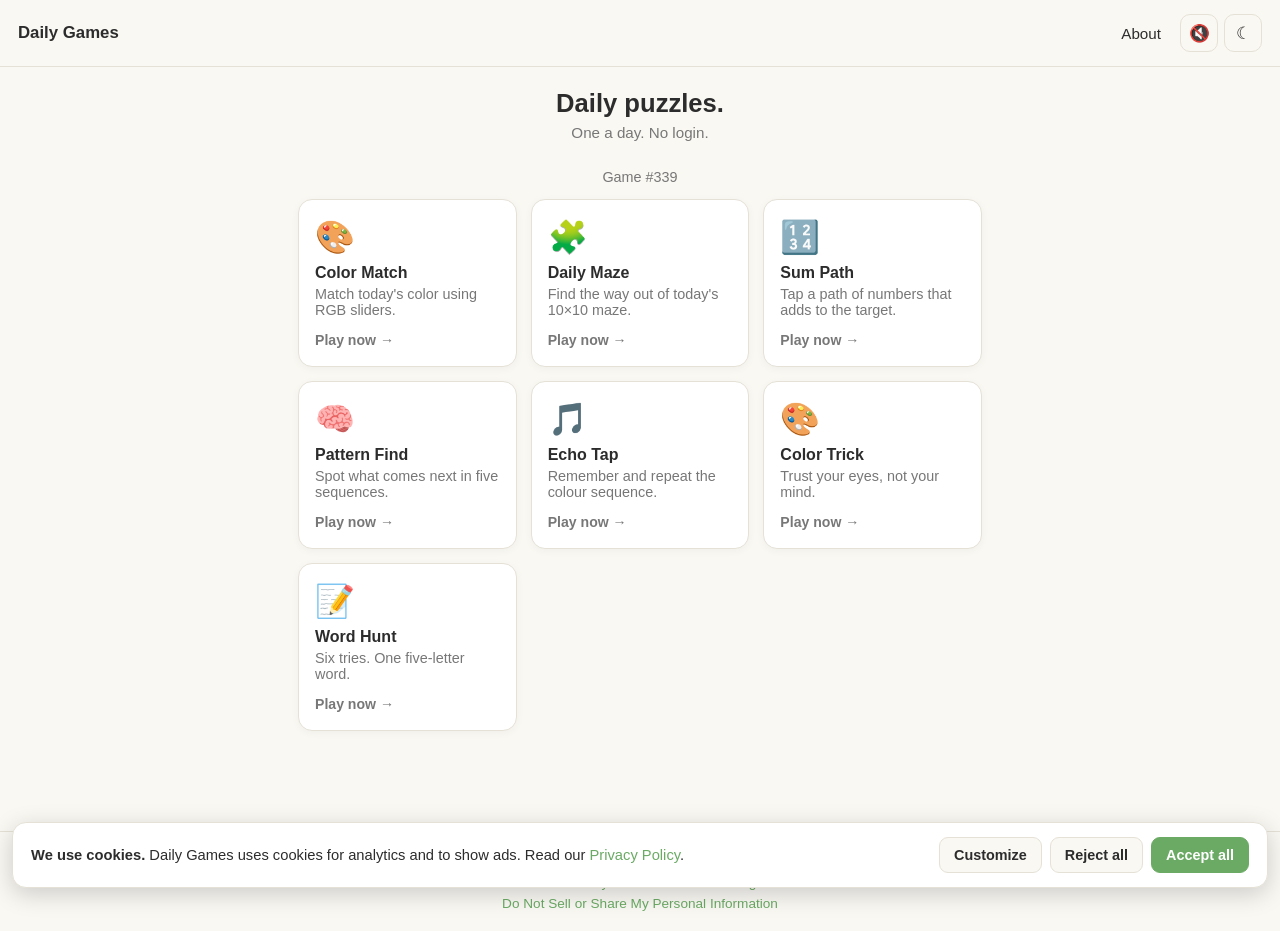
<file: index.html>
<!doctype html>
<html lang="en">
<head>
  <meta charset="utf-8" />
  <meta name="viewport" content="width=device-width, initial-scale=1, viewport-fit=cover" />
  <meta name="theme-color" content="#FAF8F3" />
  <meta http-equiv="Cache-Control" content="no-cache, no-store, must-revalidate" />
  <meta http-equiv="Pragma" content="no-cache" />
  <meta http-equiv="Expires" content="0" />
  <meta name="description" content="Five calm puzzles. One a day. No login, no ads, no signup." />
  <title>Daily Games</title>
  <meta name="description" content="Calm daily puzzles. One a day. No login." />
  <link rel="icon" type="image/svg+xml" href="/favicon.svg" />
  <link rel="icon" type="image/png" sizes="48x48" href="/favicon-48.png" />
  <link rel="canonical" href="https://puzzleminute.com/" />
  <meta property="og:type" content="website" />
  <meta property="og:site_name" content="Daily Games" />
  <meta property="og:url" content="https://puzzleminute.com/" />
  <meta property="og:title" content="Daily Games" />
  <meta property="og:description" content="Calm daily puzzles. One a day. No login." />
  <meta property="og:image" content="https://puzzleminute.com/og-image.png" />
  <meta name="twitter:card" content="summary_large_image" />
  <link rel="stylesheet" href="css/style.css?v=2" />
</head>
<body>

  <!-- Top bar with brand + theme/sound controls -->
  <header class="topbar">
    <div class="brand">Daily Games</div>
    <div class="controls">
      <a href="about.html" class="topbar-link">About</a>
      <button id="soundToggle" class="icon-btn" title="Toggle sound" aria-label="Toggle sound">🔇</button>
      <button id="themeToggle" class="icon-btn" title="Toggle theme" aria-label="Toggle theme">☾</button>
    </div>
  </header>

  <main class="container">
    <div class="center-text">
      <h1>Daily puzzles.</h1>
      <p class="tagline">One a day. No login.</p>
      <p class="puzzle-num" id="puzzleNum">Loading…</p>
    </div>

    <!-- Game cards. Each shows whether you've played today. -->
    <section class="cards" id="cards">
      <a class="card" href="color-match.html" data-game="color-match">
        <span class="emoji">🎨</span>
        <div class="name">Color Match</div>
        <div class="desc">Match today's color using RGB sliders.</div>
        <div class="state todo">Play now →</div>
      </a>
      <a class="card" href="daily-maze.html" data-game="daily-maze">
        <span class="emoji">🧩</span>
        <div class="name">Daily Maze</div>
        <div class="desc">Find the way out of today's 10×10 maze.</div>
        <div class="state todo">Play now →</div>
      </a>
      <a class="card" href="sum-path.html" data-game="sum-path">
        <span class="emoji">🔢</span>
        <div class="name">Sum Path</div>
        <div class="desc">Tap a path of numbers that adds to the target.</div>
        <div class="state todo">Play now →</div>
      </a>
      <a class="card" href="pattern-find.html" data-game="pattern-find">
        <span class="emoji">🧠</span>
        <div class="name">Pattern Find</div>
        <div class="desc">Spot what comes next in five sequences.</div>
        <div class="state todo">Play now →</div>
      </a>
      <a class="card" href="echo-tap.html" data-game="echo-tap">
        <span class="emoji">🎵</span>
        <div class="name">Echo Tap</div>
        <div class="desc">Remember and repeat the colour sequence.</div>
        <div class="state todo">Play now →</div>
      </a>
      <a class="card" href="color-trick.html" data-game="color-trick">
        <span class="emoji">🎨</span>
        <div class="name">Color Trick</div>
        <div class="desc">Trust your eyes, not your mind.</div>
        <div class="state todo">Play now →</div>
      </a>
      <a class="card" href="word-hunt.html" data-game="word-hunt">
        <span class="emoji">📝</span>
        <div class="name">Word Hunt</div>
        <div class="desc">Six tries. One five-letter word.</div>
        <div class="state todo">Play now →</div>
      </a>
    </section>
  </main>

  <footer>
    <div>Made with calm. New puzzle every day at midnight your time.</div>
    <div style="margin-top:8px;">
      <a href="about.html">About</a> ·
      <a href="privacy.html">Privacy</a> ·
      <a href="terms.html">Terms</a> ·
      <a href="#" onclick="openConsentSettings();return false;">Cookie Settings</a>
    </div>
    <div style="margin-top:6px;">
      <a href="#" onclick="openConsentSettings();return false;">Do Not Sell or Share My Personal Information</a>
    </div>
  </footer>

  <script src="js/shared.js?v=2"></script>
  <script>
    // Show today's puzzle number and "played today" badges.
    document.getElementById('puzzleNum').textContent = 'Game #' + getPuzzleNumber();
    document.querySelectorAll('.card[data-game]').forEach(card => {
      const game = card.getAttribute('data-game');
      if (hasPlayedToday(game)) {
        const state = card.querySelector('.state');
        state.textContent = 'Played today ✅';
        state.classList.remove('todo');
      }
    });
  </script>
</body>
</html>
</file>
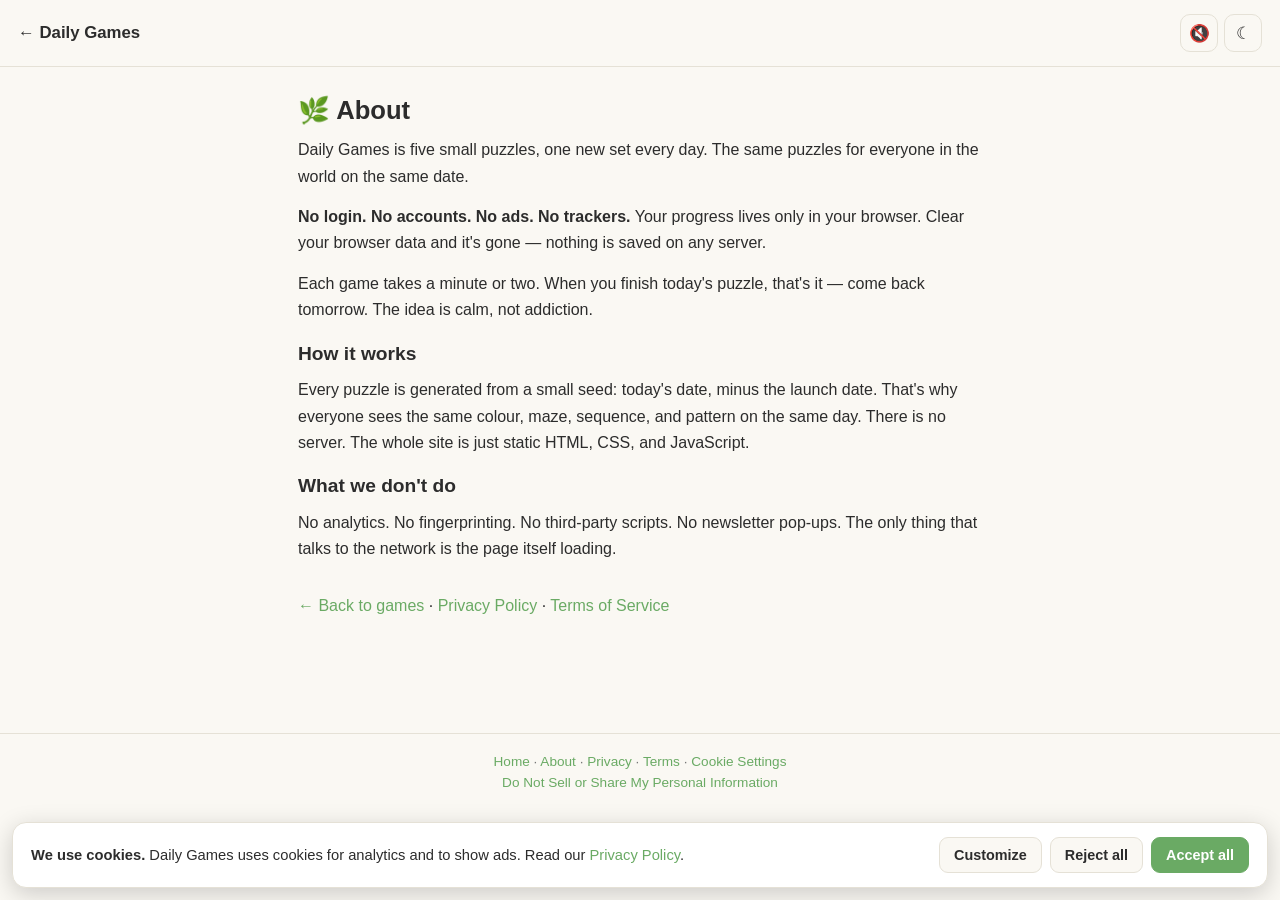
<file: about.html>
<!doctype html>
<html lang="en">
<head>
  <meta charset="utf-8" />
  <meta name="viewport" content="width=device-width, initial-scale=1, viewport-fit=cover" />
  <meta name="theme-color" content="#FAF8F3" />
  <meta http-equiv="Cache-Control" content="no-cache, no-store, must-revalidate" />
  <meta http-equiv="Pragma" content="no-cache" />
  <meta http-equiv="Expires" content="0" />
  <title>About — Daily Games</title>
  <meta name="description" content="About Daily Games — calm puzzles for everyday focus. No login, no tracking beyond what the privacy policy describes." />
  <link rel="icon" type="image/svg+xml" href="/favicon.svg" />
  <link rel="icon" type="image/png" sizes="48x48" href="/favicon-48.png" />
  <link rel="canonical" href="https://puzzleminute.com/about.html" />
  <meta property="og:type" content="website" />
  <meta property="og:site_name" content="Daily Games" />
  <meta property="og:url" content="https://puzzleminute.com/about.html" />
  <meta property="og:title" content="About Daily Games" />
  <meta property="og:description" content="Calm puzzles for everyday focus. About this site." />
  <meta property="og:image" content="https://puzzleminute.com/og-image.png" />
  <meta name="twitter:card" content="summary_large_image" />
  <link rel="stylesheet" href="css/style.css?v=2" />
</head>
<body>

  <header class="topbar">
    <a class="brand" href="index.html" style="color:inherit;text-decoration:none;">← Daily Games</a>
    <div class="controls">
      <button id="soundToggle" class="icon-btn" aria-label="Toggle sound">🔇</button>
      <button id="themeToggle" class="icon-btn" aria-label="Toggle theme">☾</button>
    </div>
  </header>

  <main class="container prose">
    <h1>🌿 About</h1>

    <p>Daily Games is five small puzzles, one new set every day. The same puzzles for everyone in the world on the same date.</p>

    <p><strong>No login. No accounts. No ads. No trackers.</strong> Your progress lives only in your browser. Clear your browser data and it's gone — nothing is saved on any server.</p>

    <p>Each game takes a minute or two. When you finish today's puzzle, that's it — come back tomorrow. The idea is calm, not addiction.</p>

    <h2>How it works</h2>
    <p>Every puzzle is generated from a small seed: today's date, minus the launch date. That's why everyone sees the same colour, maze, sequence, and pattern on the same day. There is no server. The whole site is just static HTML, CSS, and JavaScript.</p>

    <h2>What we don't do</h2>
    <p>No analytics. No fingerprinting. No third-party scripts. No newsletter pop-ups. The only thing that talks to the network is the page itself loading.</p>

    <p style="margin-top:30px;"><a href="index.html">← Back to games</a> · <a href="privacy.html">Privacy Policy</a> · <a href="terms.html">Terms of Service</a></p>
  </main>

  <footer>
    <a href="index.html">Home</a> ·
    <a href="about.html">About</a> ·
    <a href="privacy.html">Privacy</a> ·
    <a href="terms.html">Terms</a> ·
    <a href="#" onclick="openConsentSettings();return false;">Cookie Settings</a>
    <div style="margin-top:6px;">
      <a href="#" onclick="openConsentSettings();return false;">Do Not Sell or Share My Personal Information</a>
    </div>
  </footer>

  <script src="js/shared.js?v=2"></script>
</body>
</html>
</file>
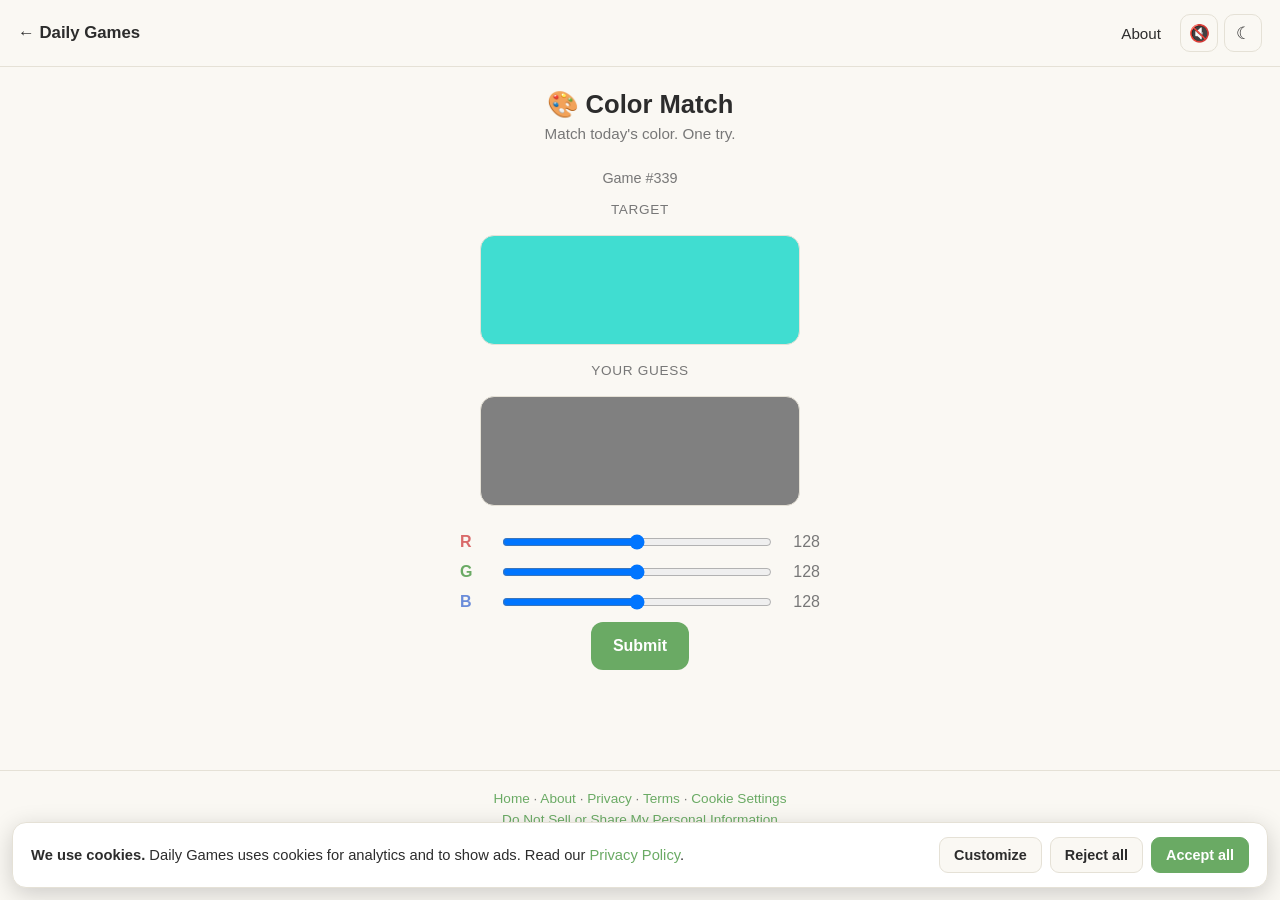
<file: color-match.html>
<!doctype html>
<html lang="en">
<head>
  <meta charset="utf-8" />
  <meta name="viewport" content="width=device-width, initial-scale=1, viewport-fit=cover" />
  <meta name="theme-color" content="#FAF8F3" />
  <meta http-equiv="Cache-Control" content="no-cache, no-store, must-revalidate" />
  <meta http-equiv="Pragma" content="no-cache" />
  <meta http-equiv="Expires" content="0" />
  <title>Color Match — Daily Games</title>
  <meta name="description" content="Match today's color using RGB sliders. A calm daily puzzle." />
  <link rel="icon" type="image/svg+xml" href="/favicon.svg" />
  <link rel="icon" type="image/png" sizes="48x48" href="/favicon-48.png" />
  <link rel="canonical" href="https://puzzleminute.com/color-match.html" />
  <meta property="og:type" content="website" />
  <meta property="og:site_name" content="Daily Games" />
  <meta property="og:url" content="https://puzzleminute.com/color-match.html" />
  <meta property="og:title" content="Color Match" />
  <meta property="og:description" content="Match today's color using RGB sliders. A calm daily puzzle." />
  <meta property="og:image" content="https://puzzleminute.com/og-image.png" />
  <meta name="twitter:card" content="summary_large_image" />
  <link rel="stylesheet" href="css/style.css?v=2" />
</head>
<body>

  <header class="topbar">
    <a class="brand" href="index.html" style="color:inherit;text-decoration:none;">← Daily Games</a>
    <div class="controls">
      <a href="about.html" class="topbar-link">About</a>
      <button id="soundToggle" class="icon-btn" aria-label="Toggle sound">🔇</button>
      <button id="themeToggle" class="icon-btn" aria-label="Toggle theme">☾</button>
    </div>
  </header>

  <main class="container">
    <div class="center-text">
      <h1>🎨 Color Match</h1>
      <p class="tagline">Match today's color. One try.</p>
      <p class="puzzle-num" id="puzzleNum"></p>
    </div>

    <!-- Side-by-side: today's target color + your current guess -->
    <div class="color-pair">
      <label>Target</label>
      <div id="targetBlock" class="color-target"></div>
      <label>Your guess</label>
      <div id="guessBlock" class="color-guess"></div>
    </div>

    <!-- RGB sliders -->
    <div class="sliders" id="sliders">
      <div class="slider-row">
        <span class="lbl" style="color:#D96A6A;">R</span>
        <input id="r" type="range" min="0" max="255" value="128" />
        <span class="val" id="rv">128</span>
      </div>
      <div class="slider-row">
        <span class="lbl" style="color:#6AAA64;">G</span>
        <input id="g" type="range" min="0" max="255" value="128" />
        <span class="val" id="gv">128</span>
      </div>
      <div class="slider-row">
        <span class="lbl" style="color:#6A8CD9;">B</span>
        <input id="b" type="range" min="0" max="255" value="128" />
        <span class="val" id="bv">128</span>
      </div>
    </div>

    <div class="center-text">
      <button id="submitBtn" class="btn">Submit</button>
    </div>

    <!-- Result panel — hidden until played -->
    <div id="resultPanel" class="result" style="display:none;">
      <h3 id="resultTitle"></h3>
      <div id="resultGrid" class="emoji-grid"></div>
      <div id="resultText"></div>
      <div class="stats-mini" id="statsMini"></div>
      <div style="margin-top:14px;">
        <button id="shareBtn" class="btn">Share</button>
        <a href="index.html" class="btn secondary">Home</a>
      </div>
      <div style="margin-top:14px;">Next puzzle in <span class="countdown" id="cd">--:--:--</span></div>
    </div>
  </main>

  <footer>
    <a href="index.html">Home</a> ·
    <a href="about.html">About</a> ·
    <a href="privacy.html">Privacy</a> ·
    <a href="terms.html">Terms</a> ·
    <a href="#" onclick="openConsentSettings();return false;">Cookie Settings</a>
    <div style="margin-top:6px;">
      <a href="#" onclick="openConsentSettings();return false;">Do Not Sell or Share My Personal Information</a>
    </div>
  </footer>

  <script src="js/shared.js?v=2"></script>
  <script src="js/color-match.js?v=2"></script>
</body>
</html>
</file>
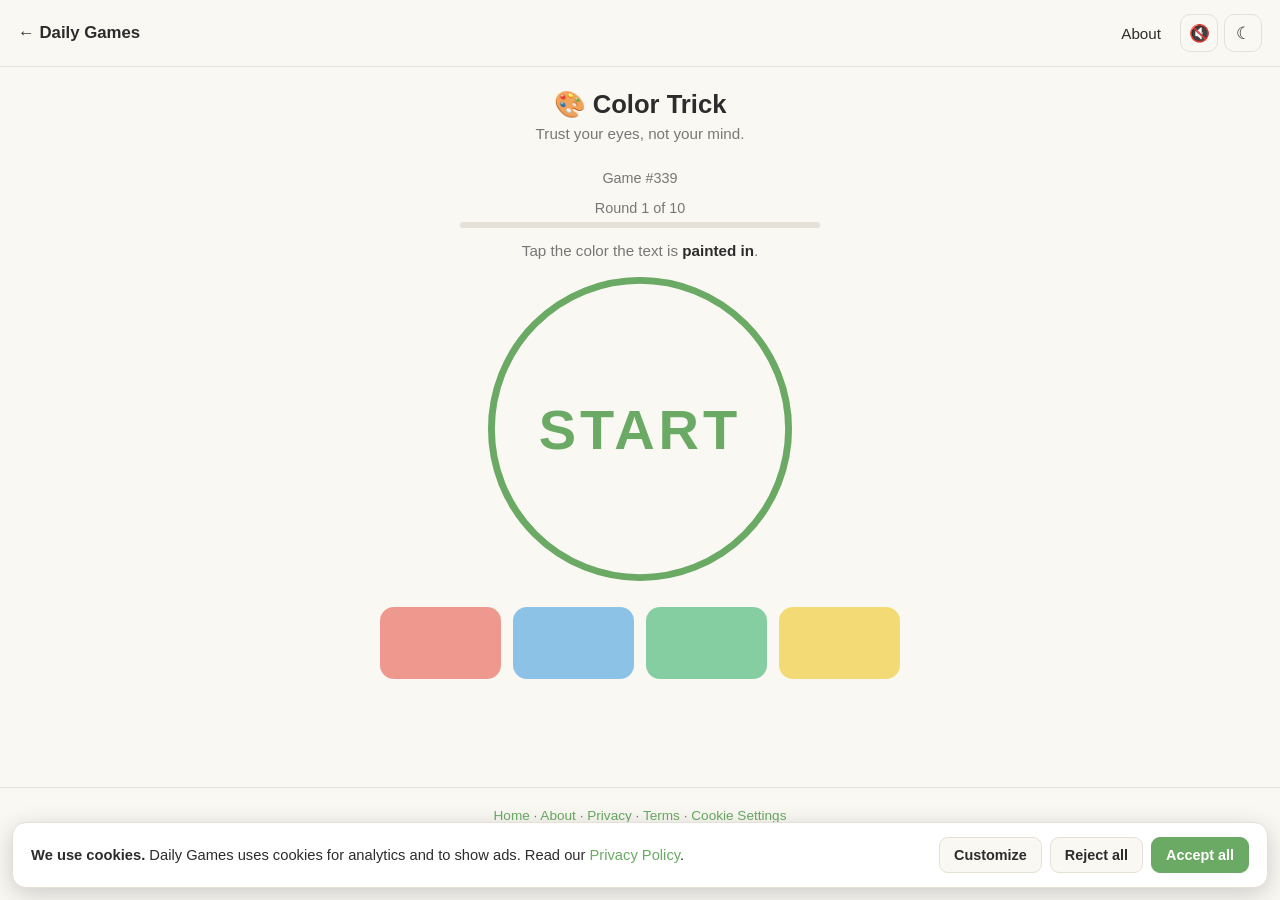
<file: color-trick.html>
<!doctype html>
<html lang="en">
<head>
  <meta charset="utf-8" />
  <meta name="viewport" content="width=device-width, initial-scale=1, viewport-fit=cover" />
  <meta name="theme-color" content="#FAF8F3" />
  <meta http-equiv="Cache-Control" content="no-cache, no-store, must-revalidate" />
  <meta http-equiv="Pragma" content="no-cache" />
  <meta http-equiv="Expires" content="0" />
  <title>Color Trick — Daily Games</title>
  <meta name="description" content="Trust your eyes, not your mind. A daily Stroop-effect test." />
  <link rel="icon" type="image/svg+xml" href="/favicon.svg" />
  <link rel="icon" type="image/png" sizes="48x48" href="/favicon-48.png" />
  <link rel="canonical" href="https://puzzleminute.com/color-trick.html" />
  <meta property="og:type" content="website" />
  <meta property="og:site_name" content="Daily Games" />
  <meta property="og:url" content="https://puzzleminute.com/color-trick.html" />
  <meta property="og:title" content="Color Trick" />
  <meta property="og:description" content="Trust your eyes, not your mind. A daily Stroop-effect test." />
  <meta property="og:image" content="https://puzzleminute.com/og-image.png" />
  <meta name="twitter:card" content="summary_large_image" />
  <link rel="stylesheet" href="css/style.css?v=2" />
</head>
<body>

  <header class="topbar">
    <a class="brand" href="index.html" style="color:inherit;text-decoration:none;">← Daily Games</a>
    <div class="controls">
      <a href="about.html" class="topbar-link">About</a>
      <button id="soundToggle" class="icon-btn" aria-label="Toggle sound">🔇</button>
      <button id="themeToggle" class="icon-btn" aria-label="Toggle theme">☾</button>
    </div>
  </header>

  <main class="container">
    <div class="center-text">
      <h1>🎨 Color Trick</h1>
      <p class="tagline">Trust your eyes, not your mind.</p>
      <p class="puzzle-num" id="puzzleNum"></p>
    </div>

    <!-- Round progress -->
    <div class="strooply-progress">
      <div class="strooply-progress-label">Round <span id="roundNum">1</span> of 10</div>
      <div class="strooply-progress-bar"><div id="roundsBar"></div></div>
    </div>

    <!-- Question above the word -->
    <p class="strooply-question">Tap the color the text is <em>painted in</em>.</p>

    <!-- Stage: timer ring + colored word -->
    <div class="strooply-stage" id="stage">
      <svg class="strooply-ring" viewBox="0 0 280 280" aria-hidden="true">
        <circle class="ring-track"    cx="140" cy="140" r="130"></circle>
        <circle class="ring-progress" cx="140" cy="140" r="130" id="ringCircle"></circle>
      </svg>
      <div class="strooply-word strooply-start" id="word" role="button" tabindex="0">START</div>
    </div>

    <!-- 4 color buttons (no text, color only — works in any language) -->
    <div class="strooply-options" id="options">
      <button class="strooply-btn" data-name="RED"    style="background:#E74C3C" aria-label="Red"    disabled></button>
      <button class="strooply-btn" data-name="BLUE"   style="background:#3498DB" aria-label="Blue"   disabled></button>
      <button class="strooply-btn" data-name="GREEN"  style="background:#27AE60" aria-label="Green"  disabled></button>
      <button class="strooply-btn" data-name="YELLOW" style="background:#F1C40F" aria-label="Yellow" disabled></button>
    </div>

    <!-- Result panel — hidden until the day's 10 rounds finish -->
    <div id="resultPanel" class="result" style="display:none;">
      <h3 id="resultTitle"></h3>
      <div id="bestBadge" class="best-badge" style="display:none;">★ New personal best!</div>
      <div id="resultGrid" class="emoji-grid"></div>
      <div id="resultText"></div>
      <div class="stats-mini" id="statsMini"></div>
      <div style="margin-top:14px;">
        <button id="shareBtn" class="btn">Share</button>
        <a href="index.html" class="btn secondary">Home</a>
      </div>
      <div style="margin-top:14px;">Next puzzle in <span class="countdown" id="cd">--:--:--</span></div>
    </div>
  </main>

  <footer>
    <a href="index.html">Home</a> ·
    <a href="about.html">About</a> ·
    <a href="privacy.html">Privacy</a> ·
    <a href="terms.html">Terms</a> ·
    <a href="#" onclick="openConsentSettings();return false;">Cookie Settings</a>
    <div style="margin-top:6px;">
      <a href="#" onclick="openConsentSettings();return false;">Do Not Sell or Share My Personal Information</a>
    </div>
  </footer>

  <script src="js/shared.js?v=2"></script>
  <script src="js/color-trick.js?v=2"></script>
</body>
</html>
</file>
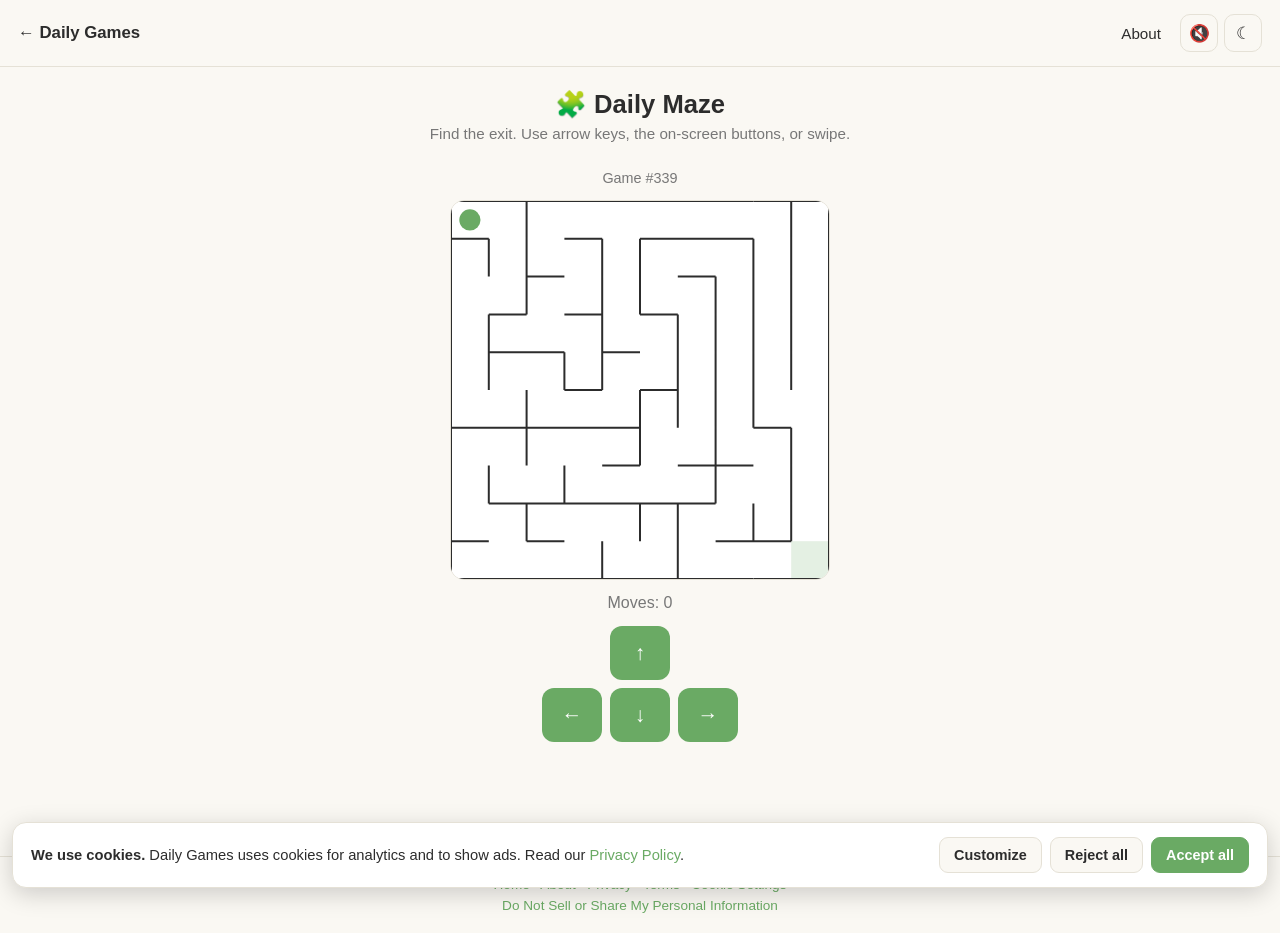
<file: daily-maze.html>
<!doctype html>
<html lang="en">
<head>
  <meta charset="utf-8" />
  <meta name="viewport" content="width=device-width, initial-scale=1, viewport-fit=cover" />
  <meta name="theme-color" content="#FAF8F3" />
  <meta http-equiv="Cache-Control" content="no-cache, no-store, must-revalidate" />
  <meta http-equiv="Pragma" content="no-cache" />
  <meta http-equiv="Expires" content="0" />
  <title>Daily Maze — Daily Games</title>
  <meta name="description" content="Find your way out of today's 10×10 maze. One puzzle a day." />
  <link rel="icon" type="image/svg+xml" href="/favicon.svg" />
  <link rel="icon" type="image/png" sizes="48x48" href="/favicon-48.png" />
  <link rel="canonical" href="https://puzzleminute.com/daily-maze.html" />
  <meta property="og:type" content="website" />
  <meta property="og:site_name" content="Daily Games" />
  <meta property="og:url" content="https://puzzleminute.com/daily-maze.html" />
  <meta property="og:title" content="Daily Maze" />
  <meta property="og:description" content="Find your way out of today's 10×10 maze. One puzzle a day." />
  <meta property="og:image" content="https://puzzleminute.com/og-image.png" />
  <meta name="twitter:card" content="summary_large_image" />
  <link rel="stylesheet" href="css/style.css?v=2" />
</head>
<body>

  <header class="topbar">
    <a class="brand" href="index.html" style="color:inherit;text-decoration:none;">← Daily Games</a>
    <div class="controls">
      <a href="about.html" class="topbar-link">About</a>
      <button id="soundToggle" class="icon-btn" aria-label="Toggle sound">🔇</button>
      <button id="themeToggle" class="icon-btn" aria-label="Toggle theme">☾</button>
    </div>
  </header>

  <main class="container">
    <div class="center-text">
      <h1>🧩 Daily Maze</h1>
      <p class="tagline">Find the exit. Use arrow keys, the on-screen buttons, or swipe.</p>
      <p class="puzzle-num" id="puzzleNum"></p>
    </div>

    <div class="maze-wrap">
      <canvas id="mazeCanvas" width="380" height="380" aria-label="Daily maze"></canvas>
    </div>
    <div class="maze-status">Moves: <span id="moveCount">0</span></div>

    <!-- On-screen D-pad for phones -->
    <div class="maze-controls">
      <span class="spacer"></span>
      <button class="btn" data-dir="up">↑</button>
      <span class="spacer"></span>
      <button class="btn" data-dir="left">←</button>
      <button class="btn" data-dir="down">↓</button>
      <button class="btn" data-dir="right">→</button>
    </div>

    <div id="resultPanel" class="result" style="display:none;">
      <h3 id="resultTitle"></h3>
      <div id="resultText"></div>
      <div class="stats-mini" id="statsMini"></div>
      <div style="margin-top:14px;">
        <button id="shareBtn" class="btn">Share</button>
        <a href="index.html" class="btn secondary">Home</a>
      </div>
      <div style="margin-top:14px;">Next puzzle in <span class="countdown" id="cd">--:--:--</span></div>
    </div>
  </main>

  <footer>
    <a href="index.html">Home</a> ·
    <a href="about.html">About</a> ·
    <a href="privacy.html">Privacy</a> ·
    <a href="terms.html">Terms</a> ·
    <a href="#" onclick="openConsentSettings();return false;">Cookie Settings</a>
    <div style="margin-top:6px;">
      <a href="#" onclick="openConsentSettings();return false;">Do Not Sell or Share My Personal Information</a>
    </div>
  </footer>

  <script src="js/shared.js?v=2"></script>
  <script src="js/daily-maze.js?v=2"></script>
</body>
</html>
</file>
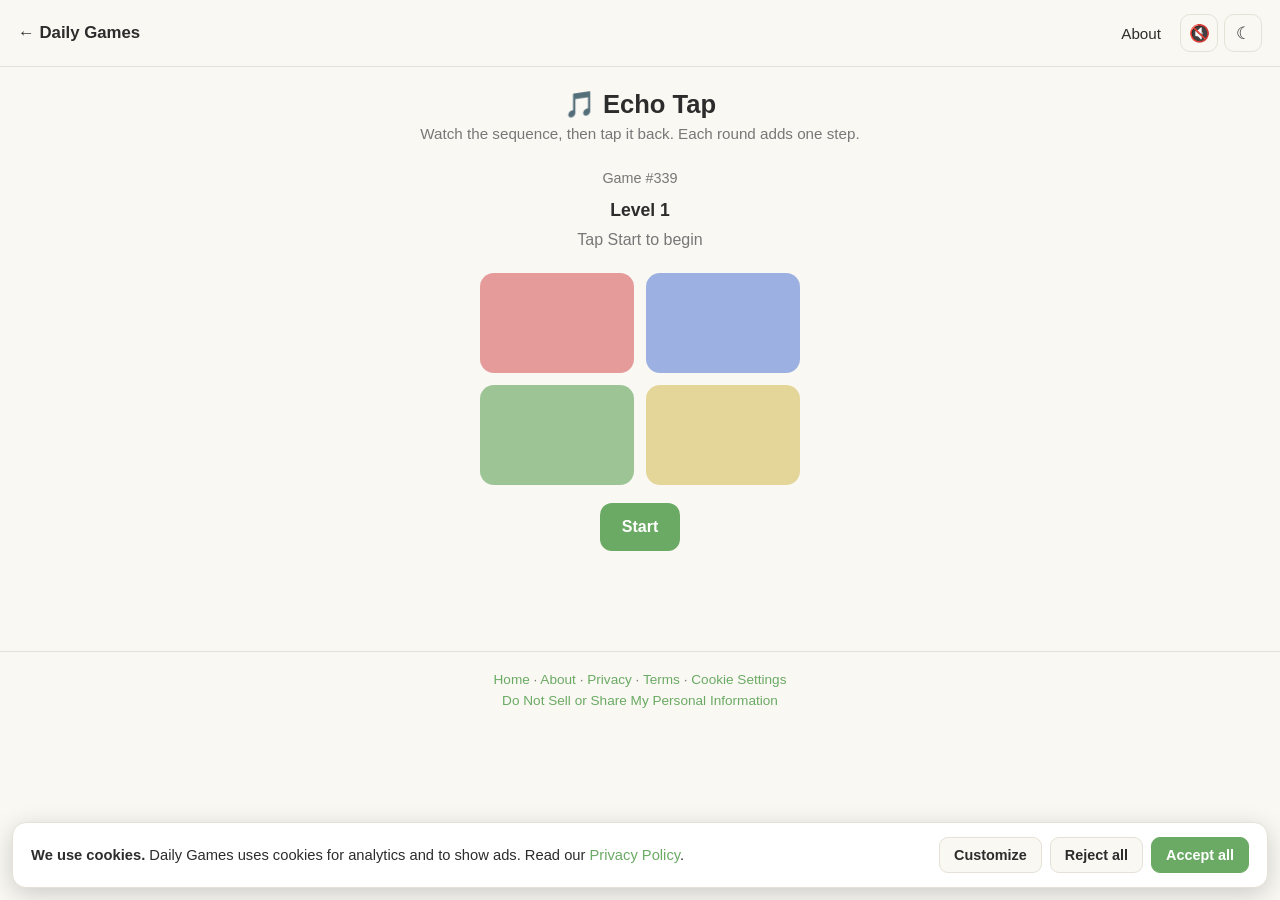
<file: echo-tap.html>
<!doctype html>
<html lang="en">
<head>
  <meta charset="utf-8" />
  <meta name="viewport" content="width=device-width, initial-scale=1, viewport-fit=cover" />
  <meta name="theme-color" content="#FAF8F3" />
  <meta http-equiv="Cache-Control" content="no-cache, no-store, must-revalidate" />
  <meta http-equiv="Pragma" content="no-cache" />
  <meta http-equiv="Expires" content="0" />
  <title>Echo Tap — Daily Games</title>
  <meta name="description" content="Watch the colour sequence, then repeat it back. A calm memory game." />
  <link rel="icon" type="image/svg+xml" href="/favicon.svg" />
  <link rel="icon" type="image/png" sizes="48x48" href="/favicon-48.png" />
  <link rel="canonical" href="https://puzzleminute.com/echo-tap.html" />
  <meta property="og:type" content="website" />
  <meta property="og:site_name" content="Daily Games" />
  <meta property="og:url" content="https://puzzleminute.com/echo-tap.html" />
  <meta property="og:title" content="Echo Tap" />
  <meta property="og:description" content="Watch the colour sequence, then repeat it back. A calm memory game." />
  <meta property="og:image" content="https://puzzleminute.com/og-image.png" />
  <meta name="twitter:card" content="summary_large_image" />
  <link rel="stylesheet" href="css/style.css?v=2" />
</head>
<body>

  <header class="topbar">
    <a class="brand" href="index.html" style="color:inherit;text-decoration:none;">← Daily Games</a>
    <div class="controls">
      <a href="about.html" class="topbar-link">About</a>
      <button id="soundToggle" class="icon-btn" aria-label="Toggle sound">🔇</button>
      <button id="themeToggle" class="icon-btn" aria-label="Toggle theme">☾</button>
    </div>
  </header>

  <main class="container">
    <div class="center-text">
      <h1>🎵 Echo Tap</h1>
      <p class="tagline">Watch the sequence, then tap it back. Each round adds one step.</p>
      <p class="puzzle-num" id="puzzleNum"></p>
    </div>

    <div class="seq-level">Level <span id="level">1</span></div>
    <div class="seq-status" id="status">Tap Start to begin</div>

    <div class="seq-pads" id="pads">
      <button class="seq-pad red"    data-i="0" disabled></button>
      <button class="seq-pad blue"   data-i="1" disabled></button>
      <button class="seq-pad green"  data-i="2" disabled></button>
      <button class="seq-pad yellow" data-i="3" disabled></button>
    </div>

    <div class="center-text">
      <button id="startBtn" class="btn">Start</button>
    </div>

    <div id="resultPanel" class="result" style="display:none;">
      <h3 id="resultTitle"></h3>
      <div id="resultText"></div>
      <div class="stats-mini" id="statsMini"></div>
      <div style="margin-top:14px;">
        <button id="shareBtn" class="btn">Share</button>
        <a href="index.html" class="btn secondary">Home</a>
      </div>
      <div style="margin-top:14px;">Next puzzle in <span class="countdown" id="cd">--:--:--</span></div>
    </div>
  </main>

  <footer>
    <a href="index.html">Home</a> ·
    <a href="about.html">About</a> ·
    <a href="privacy.html">Privacy</a> ·
    <a href="terms.html">Terms</a> ·
    <a href="#" onclick="openConsentSettings();return false;">Cookie Settings</a>
    <div style="margin-top:6px;">
      <a href="#" onclick="openConsentSettings();return false;">Do Not Sell or Share My Personal Information</a>
    </div>
  </footer>

  <script src="js/shared.js?v=2"></script>
  <script src="js/echo-tap.js?v=2"></script>
</body>
</html>
</file>
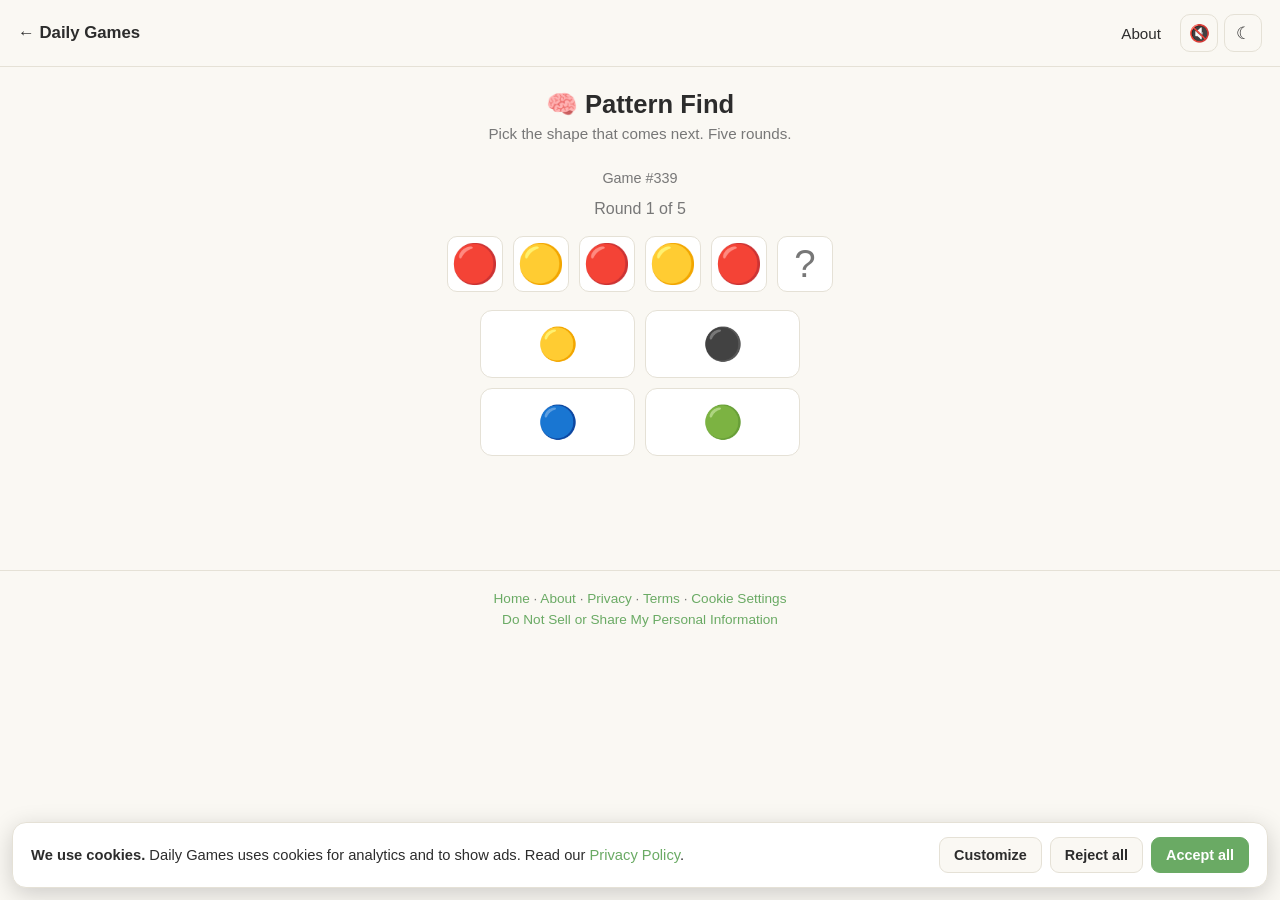
<file: pattern-find.html>
<!doctype html>
<html lang="en">
<head>
  <meta charset="utf-8" />
  <meta name="viewport" content="width=device-width, initial-scale=1, viewport-fit=cover" />
  <meta name="theme-color" content="#FAF8F3" />
  <meta http-equiv="Cache-Control" content="no-cache, no-store, must-revalidate" />
  <meta http-equiv="Pragma" content="no-cache" />
  <meta http-equiv="Expires" content="0" />
  <title>Pattern Find — Daily Games</title>
  <meta name="description" content="Spot what comes next in five visual sequences. A calm daily puzzle." />
  <link rel="icon" type="image/svg+xml" href="/favicon.svg" />
  <link rel="icon" type="image/png" sizes="48x48" href="/favicon-48.png" />
  <link rel="canonical" href="https://puzzleminute.com/pattern-find.html" />
  <meta property="og:type" content="website" />
  <meta property="og:site_name" content="Daily Games" />
  <meta property="og:url" content="https://puzzleminute.com/pattern-find.html" />
  <meta property="og:title" content="Pattern Find" />
  <meta property="og:description" content="Spot what comes next in five visual sequences. A calm daily puzzle." />
  <meta property="og:image" content="https://puzzleminute.com/og-image.png" />
  <meta name="twitter:card" content="summary_large_image" />
  <link rel="stylesheet" href="css/style.css?v=2" />
</head>
<body>

  <header class="topbar">
    <a class="brand" href="index.html" style="color:inherit;text-decoration:none;">← Daily Games</a>
    <div class="controls">
      <a href="about.html" class="topbar-link">About</a>
      <button id="soundToggle" class="icon-btn" aria-label="Toggle sound">🔇</button>
      <button id="themeToggle" class="icon-btn" aria-label="Toggle theme">☾</button>
    </div>
  </header>

  <main class="container">
    <div class="center-text">
      <h1>🧠 Pattern Find</h1>
      <p class="tagline">Pick the shape that comes next. Five rounds.</p>
      <p class="puzzle-num" id="puzzleNum"></p>
    </div>

    <div class="pattern-progress">Round <span id="roundNum">1</span> of 5</div>

    <div class="pattern-row" id="sequence"></div>

    <div class="pattern-options" id="options"></div>

    <div id="resultPanel" class="result" style="display:none;">
      <h3 id="resultTitle"></h3>
      <div id="resultGrid" class="emoji-grid"></div>
      <div class="stats-mini" id="statsMini"></div>
      <div style="margin-top:14px;">
        <button id="shareBtn" class="btn">Share</button>
        <a href="index.html" class="btn secondary">Home</a>
      </div>
      <div style="margin-top:14px;">Next puzzle in <span class="countdown" id="cd">--:--:--</span></div>
    </div>
  </main>

  <footer>
    <a href="index.html">Home</a> ·
    <a href="about.html">About</a> ·
    <a href="privacy.html">Privacy</a> ·
    <a href="terms.html">Terms</a> ·
    <a href="#" onclick="openConsentSettings();return false;">Cookie Settings</a>
    <div style="margin-top:6px;">
      <a href="#" onclick="openConsentSettings();return false;">Do Not Sell or Share My Personal Information</a>
    </div>
  </footer>

  <script src="js/shared.js?v=2"></script>
  <script src="js/pattern-find.js?v=2"></script>
</body>
</html>
</file>
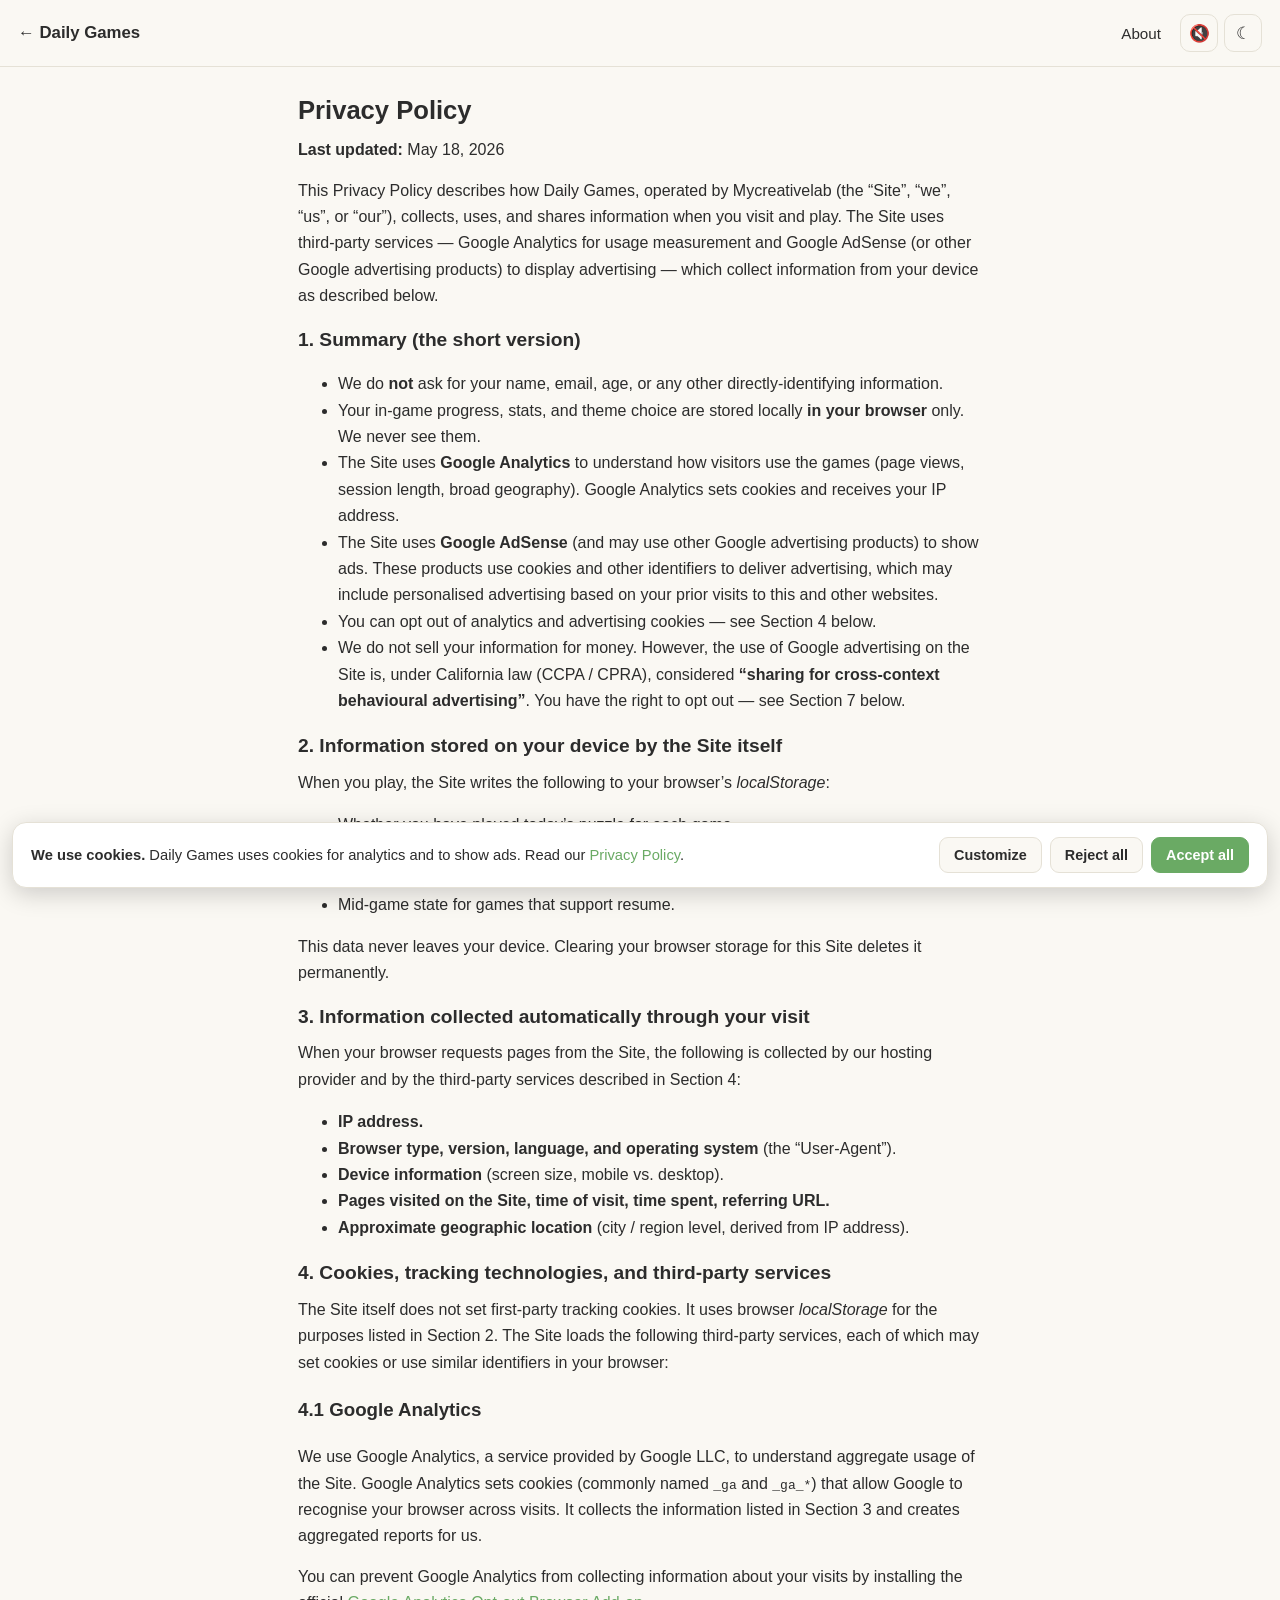
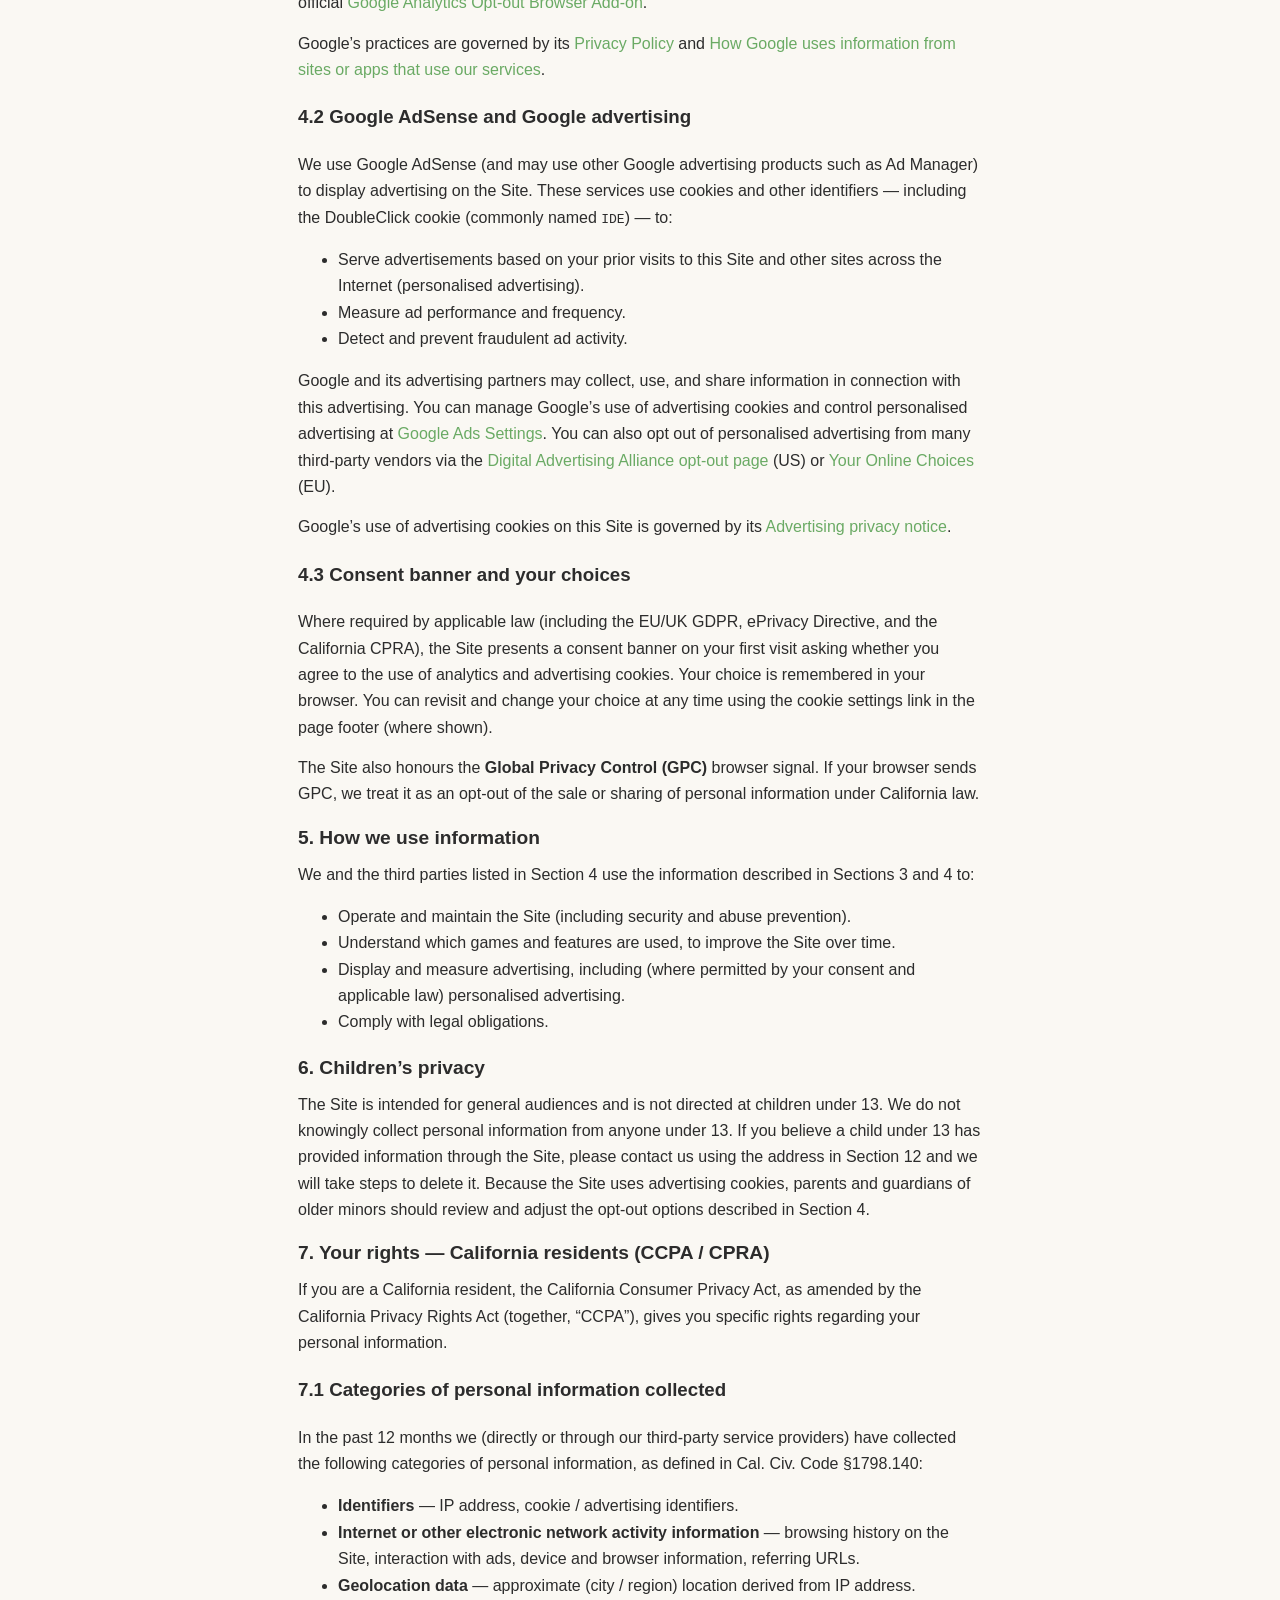
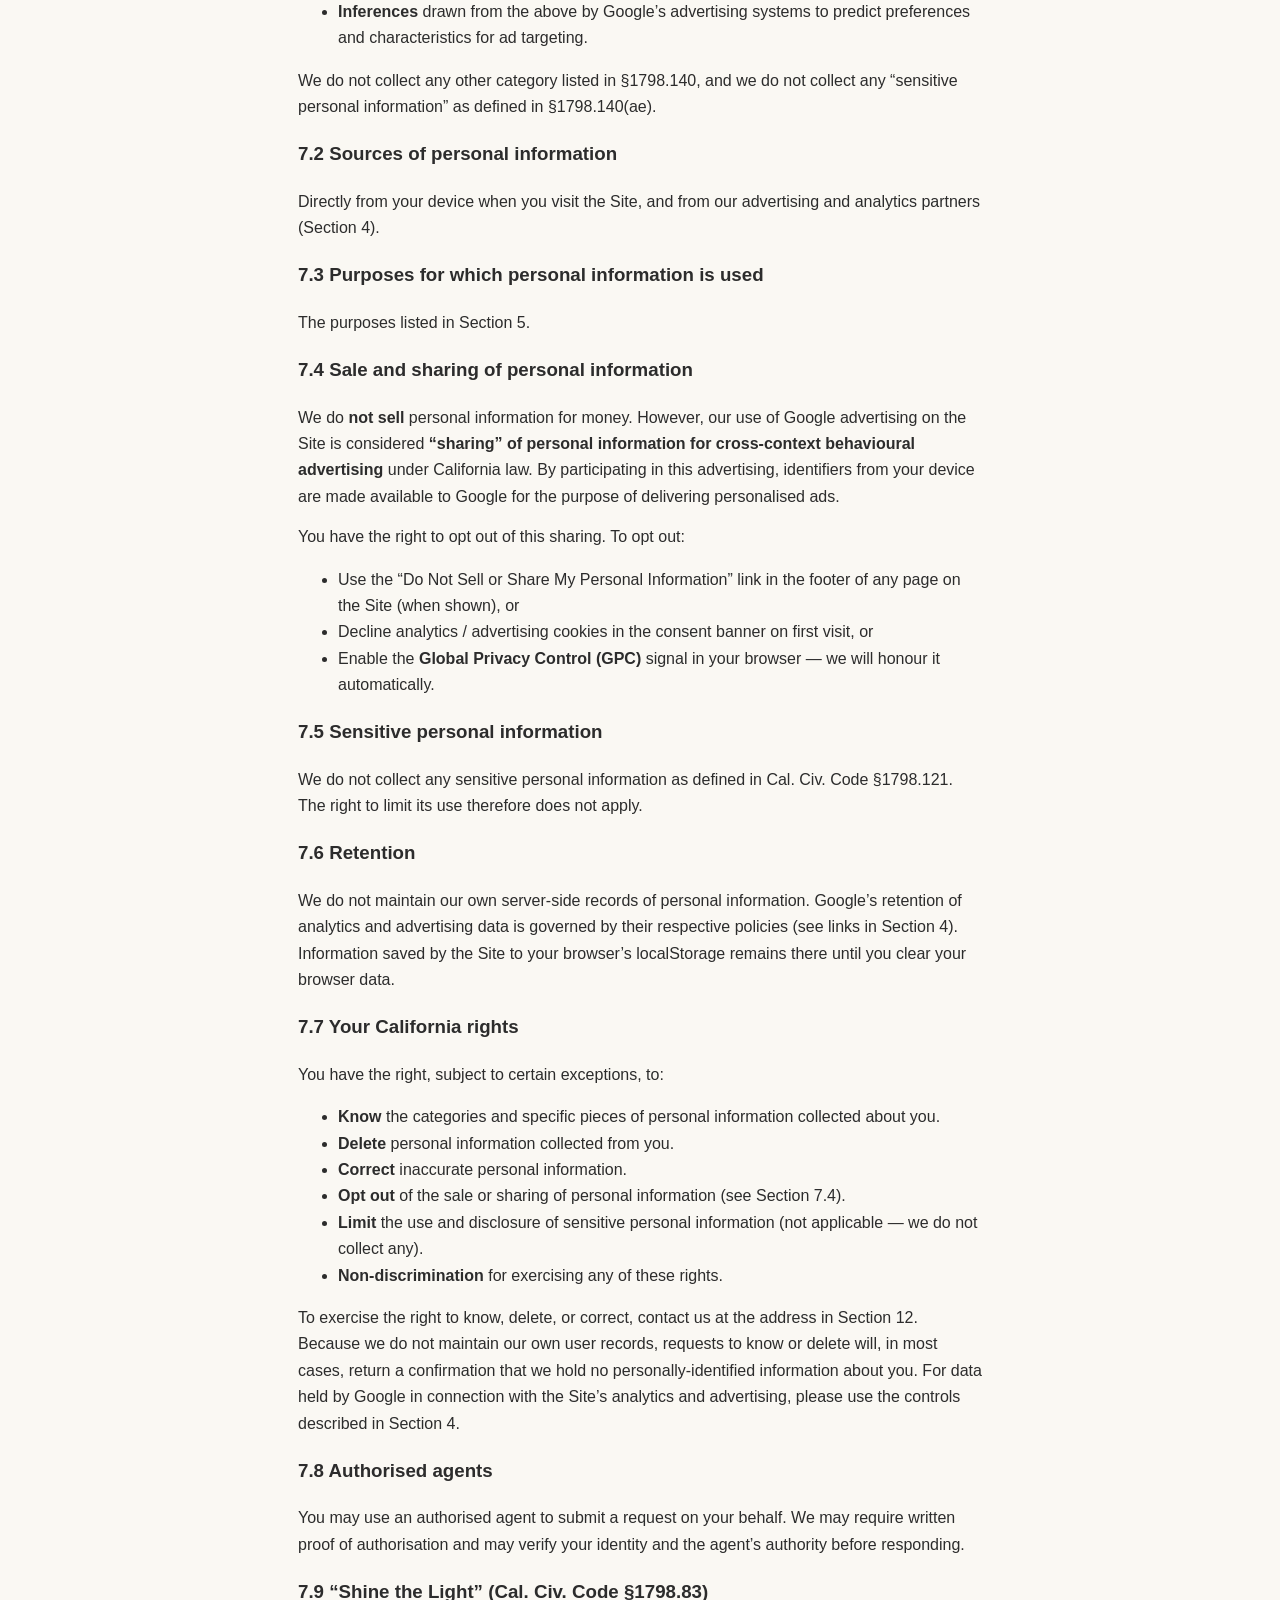
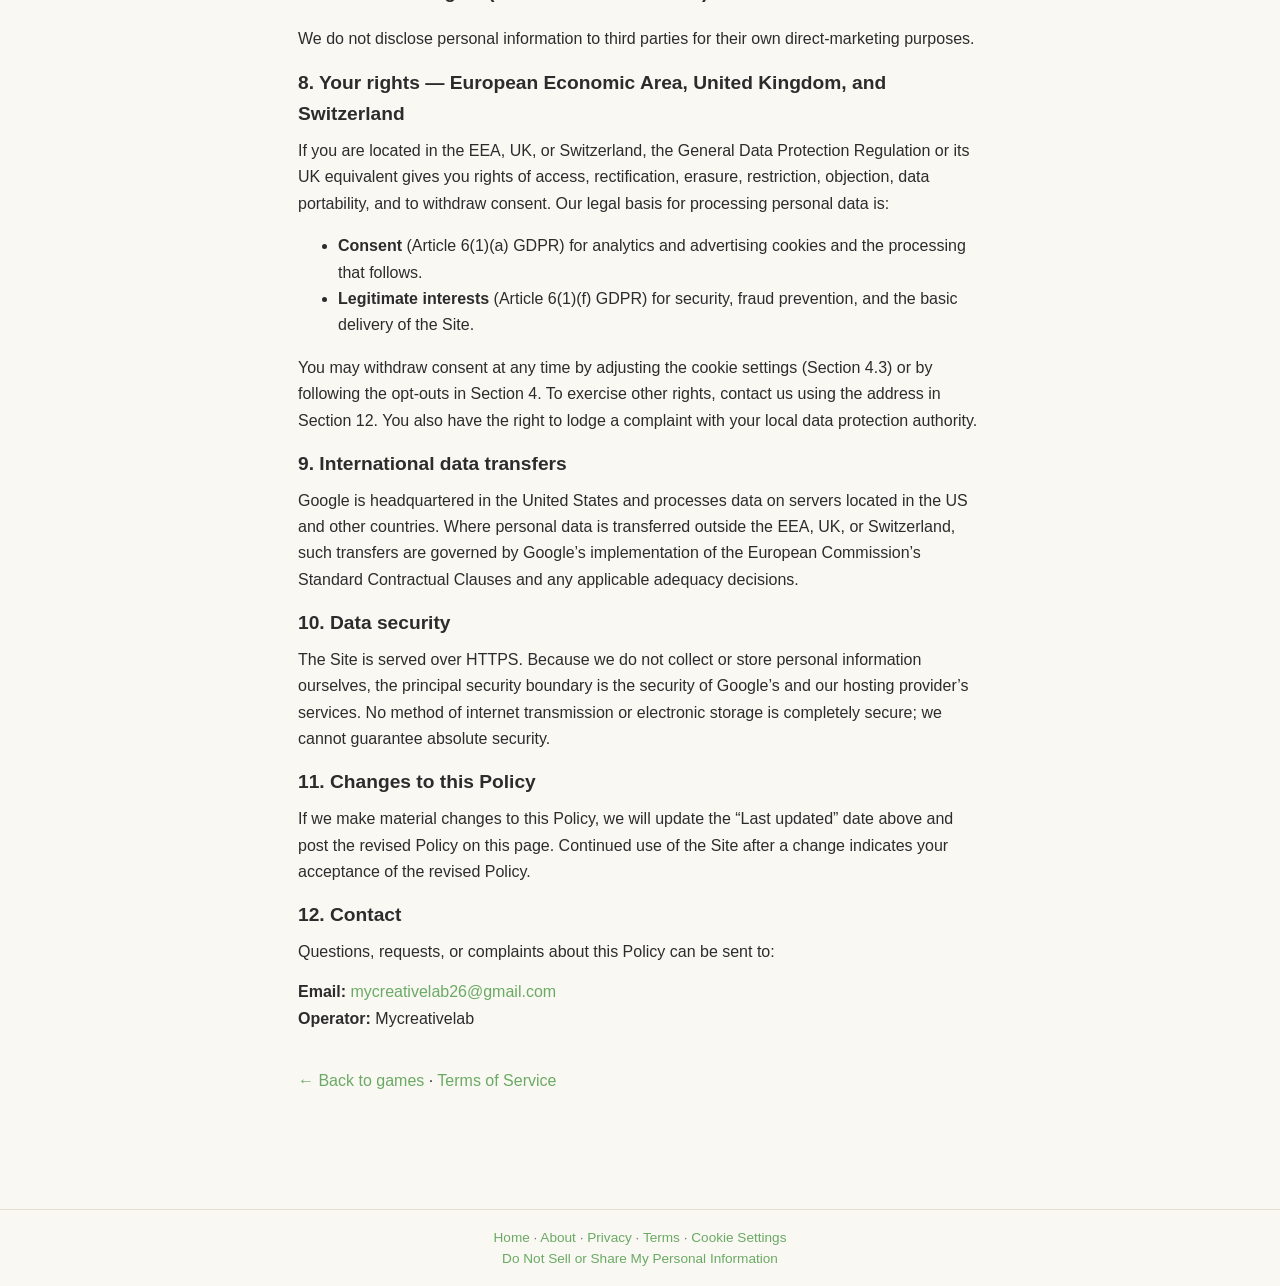
<file: privacy.html>
<!doctype html>
<html lang="en">
<head>
  <meta charset="utf-8" />
  <meta name="viewport" content="width=device-width, initial-scale=1, viewport-fit=cover" />
  <meta name="theme-color" content="#FAF8F3" />
  <meta http-equiv="Cache-Control" content="no-cache, no-store, must-revalidate" />
  <meta http-equiv="Pragma" content="no-cache" />
  <meta http-equiv="Expires" content="0" />
  <title>Privacy Policy — Daily Games</title>
  <meta name="description" content="How Daily Games handles your information. Google Analytics, AdSense, and your privacy choices." />
  <link rel="icon" type="image/svg+xml" href="/favicon.svg" />
  <link rel="icon" type="image/png" sizes="48x48" href="/favicon-48.png" />
  <link rel="canonical" href="https://puzzleminute.com/privacy.html" />
  <meta property="og:type" content="website" />
  <meta property="og:site_name" content="Daily Games" />
  <meta property="og:url" content="https://puzzleminute.com/privacy.html" />
  <meta property="og:title" content="Privacy Policy — Daily Games" />
  <meta property="og:description" content="How Daily Games handles your information." />
  <meta property="og:image" content="https://puzzleminute.com/og-image.png" />
  <meta name="twitter:card" content="summary_large_image" />
  <link rel="stylesheet" href="css/style.css?v=2" />
</head>
<body>

  <header class="topbar">
    <a class="brand" href="index.html" style="color:inherit;text-decoration:none;">← Daily Games</a>
    <div class="controls">
      <a href="about.html" class="topbar-link">About</a>
      <button id="soundToggle" class="icon-btn" aria-label="Toggle sound">🔇</button>
      <button id="themeToggle" class="icon-btn" aria-label="Toggle theme">☾</button>
    </div>
  </header>

  <main class="container prose">
    <h1>Privacy Policy</h1>
    <p><strong>Last updated:</strong> May 18, 2026</p>

    <p>This Privacy Policy describes how Daily Games, operated by Mycreativelab (the “Site”, “we”, “us”, or “our”), collects, uses, and shares information when you visit and play. The Site uses third-party services — Google Analytics for usage measurement and Google AdSense (or other Google advertising products) to display advertising — which collect information from your device as described below.</p>

    <h2>1. Summary (the short version)</h2>
    <ul>
      <li>We do <strong>not</strong> ask for your name, email, age, or any other directly-identifying information.</li>
      <li>Your in-game progress, stats, and theme choice are stored locally <strong>in your browser</strong> only. We never see them.</li>
      <li>The Site uses <strong>Google Analytics</strong> to understand how visitors use the games (page views, session length, broad geography). Google Analytics sets cookies and receives your IP address.</li>
      <li>The Site uses <strong>Google AdSense</strong> (and may use other Google advertising products) to show ads. These products use cookies and other identifiers to deliver advertising, which may include personalised advertising based on your prior visits to this and other websites.</li>
      <li>You can opt out of analytics and advertising cookies — see Section 4 below.</li>
      <li>We do not sell your information for money. However, the use of Google advertising on the Site is, under California law (CCPA / CPRA), considered <strong>“sharing for cross-context behavioural advertising”</strong>. You have the right to opt out — see Section 7 below.</li>
    </ul>

    <h2>2. Information stored on your device by the Site itself</h2>
    <p>When you play, the Site writes the following to your browser’s <em>localStorage</em>:</p>
    <ul>
      <li>Whether you have played today’s puzzle for each game.</li>
      <li>Your score, streak, and historical statistics for each game.</li>
      <li>Your theme preference (light / dark) and sound preference (on / off).</li>
      <li>Mid-game state for games that support resume.</li>
    </ul>
    <p>This data never leaves your device. Clearing your browser storage for this Site deletes it permanently.</p>

    <h2>3. Information collected automatically through your visit</h2>
    <p>When your browser requests pages from the Site, the following is collected by our hosting provider and by the third-party services described in Section 4:</p>
    <ul>
      <li><strong>IP address.</strong></li>
      <li><strong>Browser type, version, language, and operating system</strong> (the “User-Agent”).</li>
      <li><strong>Device information</strong> (screen size, mobile vs. desktop).</li>
      <li><strong>Pages visited on the Site, time of visit, time spent, referring URL.</strong></li>
      <li><strong>Approximate geographic location</strong> (city / region level, derived from IP address).</li>
    </ul>

    <h2>4. Cookies, tracking technologies, and third-party services</h2>
    <p>The Site itself does not set first-party tracking cookies. It uses browser <em>localStorage</em> for the purposes listed in Section 2. The Site loads the following third-party services, each of which may set cookies or use similar identifiers in your browser:</p>

    <h3>4.1 Google Analytics</h3>
    <p>We use Google Analytics, a service provided by Google LLC, to understand aggregate usage of the Site. Google Analytics sets cookies (commonly named <code>_ga</code> and <code>_ga_*</code>) that allow Google to recognise your browser across visits. It collects the information listed in Section 3 and creates aggregated reports for us.</p>
    <p>You can prevent Google Analytics from collecting information about your visits by installing the official <a href="https://tools.google.com/dlpage/gaoptout" target="_blank" rel="noopener noreferrer">Google Analytics Opt-out Browser Add-on</a>.</p>
    <p>Google’s practices are governed by its <a href="https://policies.google.com/privacy" target="_blank" rel="noopener noreferrer">Privacy Policy</a> and <a href="https://policies.google.com/technologies/partner-sites" target="_blank" rel="noopener noreferrer">How Google uses information from sites or apps that use our services</a>.</p>

    <h3>4.2 Google AdSense and Google advertising</h3>
    <p>We use Google AdSense (and may use other Google advertising products such as Ad Manager) to display advertising on the Site. These services use cookies and other identifiers — including the DoubleClick cookie (commonly named <code>IDE</code>) — to:</p>
    <ul>
      <li>Serve advertisements based on your prior visits to this Site and other sites across the Internet (personalised advertising).</li>
      <li>Measure ad performance and frequency.</li>
      <li>Detect and prevent fraudulent ad activity.</li>
    </ul>
    <p>Google and its advertising partners may collect, use, and share information in connection with this advertising. You can manage Google’s use of advertising cookies and control personalised advertising at <a href="https://adssettings.google.com" target="_blank" rel="noopener noreferrer">Google Ads Settings</a>. You can also opt out of personalised advertising from many third-party vendors via the <a href="https://optout.aboutads.info" target="_blank" rel="noopener noreferrer">Digital Advertising Alliance opt-out page</a> (US) or <a href="https://www.youronlinechoices.eu" target="_blank" rel="noopener noreferrer">Your Online Choices</a> (EU).</p>
    <p>Google’s use of advertising cookies on this Site is governed by its <a href="https://policies.google.com/technologies/ads" target="_blank" rel="noopener noreferrer">Advertising privacy notice</a>.</p>

    <h3>4.3 Consent banner and your choices</h3>
    <p>Where required by applicable law (including the EU/UK GDPR, ePrivacy Directive, and the California CPRA), the Site presents a consent banner on your first visit asking whether you agree to the use of analytics and advertising cookies. Your choice is remembered in your browser. You can revisit and change your choice at any time using the cookie settings link in the page footer (where shown).</p>
    <p>The Site also honours the <strong>Global Privacy Control (GPC)</strong> browser signal. If your browser sends GPC, we treat it as an opt-out of the sale or sharing of personal information under California law.</p>

    <h2>5. How we use information</h2>
    <p>We and the third parties listed in Section 4 use the information described in Sections 3 and 4 to:</p>
    <ul>
      <li>Operate and maintain the Site (including security and abuse prevention).</li>
      <li>Understand which games and features are used, to improve the Site over time.</li>
      <li>Display and measure advertising, including (where permitted by your consent and applicable law) personalised advertising.</li>
      <li>Comply with legal obligations.</li>
    </ul>

    <h2>6. Children’s privacy</h2>
    <p>The Site is intended for general audiences and is not directed at children under 13. We do not knowingly collect personal information from anyone under 13. If you believe a child under 13 has provided information through the Site, please contact us using the address in Section 12 and we will take steps to delete it. Because the Site uses advertising cookies, parents and guardians of older minors should review and adjust the opt-out options described in Section 4.</p>

    <h2>7. Your rights — California residents (CCPA / CPRA)</h2>
    <p>If you are a California resident, the California Consumer Privacy Act, as amended by the California Privacy Rights Act (together, “CCPA”), gives you specific rights regarding your personal information.</p>

    <h3>7.1 Categories of personal information collected</h3>
    <p>In the past 12 months we (directly or through our third-party service providers) have collected the following categories of personal information, as defined in Cal. Civ. Code §1798.140:</p>
    <ul>
      <li><strong>Identifiers</strong> — IP address, cookie / advertising identifiers.</li>
      <li><strong>Internet or other electronic network activity information</strong> — browsing history on the Site, interaction with ads, device and browser information, referring URLs.</li>
      <li><strong>Geolocation data</strong> — approximate (city / region) location derived from IP address.</li>
      <li><strong>Inferences</strong> drawn from the above by Google’s advertising systems to predict preferences and characteristics for ad targeting.</li>
    </ul>
    <p>We do not collect any other category listed in §1798.140, and we do not collect any “sensitive personal information” as defined in §1798.140(ae).</p>

    <h3>7.2 Sources of personal information</h3>
    <p>Directly from your device when you visit the Site, and from our advertising and analytics partners (Section 4).</p>

    <h3>7.3 Purposes for which personal information is used</h3>
    <p>The purposes listed in Section 5.</p>

    <h3>7.4 Sale and sharing of personal information</h3>
    <p>We do <strong>not sell</strong> personal information for money. However, our use of Google advertising on the Site is considered <strong>“sharing” of personal information for cross-context behavioural advertising</strong> under California law. By participating in this advertising, identifiers from your device are made available to Google for the purpose of delivering personalised ads.</p>
    <p>You have the right to opt out of this sharing. To opt out:</p>
    <ul>
      <li>Use the “Do Not Sell or Share My Personal Information” link in the footer of any page on the Site (when shown), or</li>
      <li>Decline analytics / advertising cookies in the consent banner on first visit, or</li>
      <li>Enable the <strong>Global Privacy Control (GPC)</strong> signal in your browser — we will honour it automatically.</li>
    </ul>

    <h3>7.5 Sensitive personal information</h3>
    <p>We do not collect any sensitive personal information as defined in Cal. Civ. Code §1798.121. The right to limit its use therefore does not apply.</p>

    <h3>7.6 Retention</h3>
    <p>We do not maintain our own server-side records of personal information. Google’s retention of analytics and advertising data is governed by their respective policies (see links in Section 4). Information saved by the Site to your browser’s localStorage remains there until you clear your browser data.</p>

    <h3>7.7 Your California rights</h3>
    <p>You have the right, subject to certain exceptions, to:</p>
    <ul>
      <li><strong>Know</strong> the categories and specific pieces of personal information collected about you.</li>
      <li><strong>Delete</strong> personal information collected from you.</li>
      <li><strong>Correct</strong> inaccurate personal information.</li>
      <li><strong>Opt out</strong> of the sale or sharing of personal information (see Section 7.4).</li>
      <li><strong>Limit</strong> the use and disclosure of sensitive personal information (not applicable — we do not collect any).</li>
      <li><strong>Non-discrimination</strong> for exercising any of these rights.</li>
    </ul>
    <p>To exercise the right to know, delete, or correct, contact us at the address in Section 12. Because we do not maintain our own user records, requests to know or delete will, in most cases, return a confirmation that we hold no personally-identified information about you. For data held by Google in connection with the Site’s analytics and advertising, please use the controls described in Section 4.</p>

    <h3>7.8 Authorised agents</h3>
    <p>You may use an authorised agent to submit a request on your behalf. We may require written proof of authorisation and may verify your identity and the agent’s authority before responding.</p>

    <h3>7.9 “Shine the Light” (Cal. Civ. Code §1798.83)</h3>
    <p>We do not disclose personal information to third parties for their own direct-marketing purposes.</p>

    <h2>8. Your rights — European Economic Area, United Kingdom, and Switzerland</h2>
    <p>If you are located in the EEA, UK, or Switzerland, the General Data Protection Regulation or its UK equivalent gives you rights of access, rectification, erasure, restriction, objection, data portability, and to withdraw consent. Our legal basis for processing personal data is:</p>
    <ul>
      <li><strong>Consent</strong> (Article 6(1)(a) GDPR) for analytics and advertising cookies and the processing that follows.</li>
      <li><strong>Legitimate interests</strong> (Article 6(1)(f) GDPR) for security, fraud prevention, and the basic delivery of the Site.</li>
    </ul>
    <p>You may withdraw consent at any time by adjusting the cookie settings (Section 4.3) or by following the opt-outs in Section 4. To exercise other rights, contact us using the address in Section 12. You also have the right to lodge a complaint with your local data protection authority.</p>

    <h2>9. International data transfers</h2>
    <p>Google is headquartered in the United States and processes data on servers located in the US and other countries. Where personal data is transferred outside the EEA, UK, or Switzerland, such transfers are governed by Google’s implementation of the European Commission’s Standard Contractual Clauses and any applicable adequacy decisions.</p>

    <h2>10. Data security</h2>
    <p>The Site is served over HTTPS. Because we do not collect or store personal information ourselves, the principal security boundary is the security of Google’s and our hosting provider’s services. No method of internet transmission or electronic storage is completely secure; we cannot guarantee absolute security.</p>

    <h2>11. Changes to this Policy</h2>
    <p>If we make material changes to this Policy, we will update the “Last updated” date above and post the revised Policy on this page. Continued use of the Site after a change indicates your acceptance of the revised Policy.</p>

    <h2>12. Contact</h2>
    <p>Questions, requests, or complaints about this Policy can be sent to:</p>
    <p><strong>Email:</strong> <a href="mailto:mycreativelab26@gmail.com">mycreativelab26@gmail.com</a><br />
       <strong>Operator:</strong> Mycreativelab</p>

    <p style="margin-top:36px;"><a href="index.html">← Back to games</a> · <a href="terms.html">Terms of Service</a></p>
  </main>

  <footer>
    <a href="index.html">Home</a> ·
    <a href="about.html">About</a> ·
    <a href="privacy.html">Privacy</a> ·
    <a href="terms.html">Terms</a> ·
    <a href="#" onclick="openConsentSettings();return false;">Cookie Settings</a>
    <div style="margin-top:6px;">
      <a href="#" onclick="openConsentSettings();return false;">Do Not Sell or Share My Personal Information</a>
    </div>
  </footer>

  <script src="js/shared.js?v=2"></script>
</body>
</html>
</file>
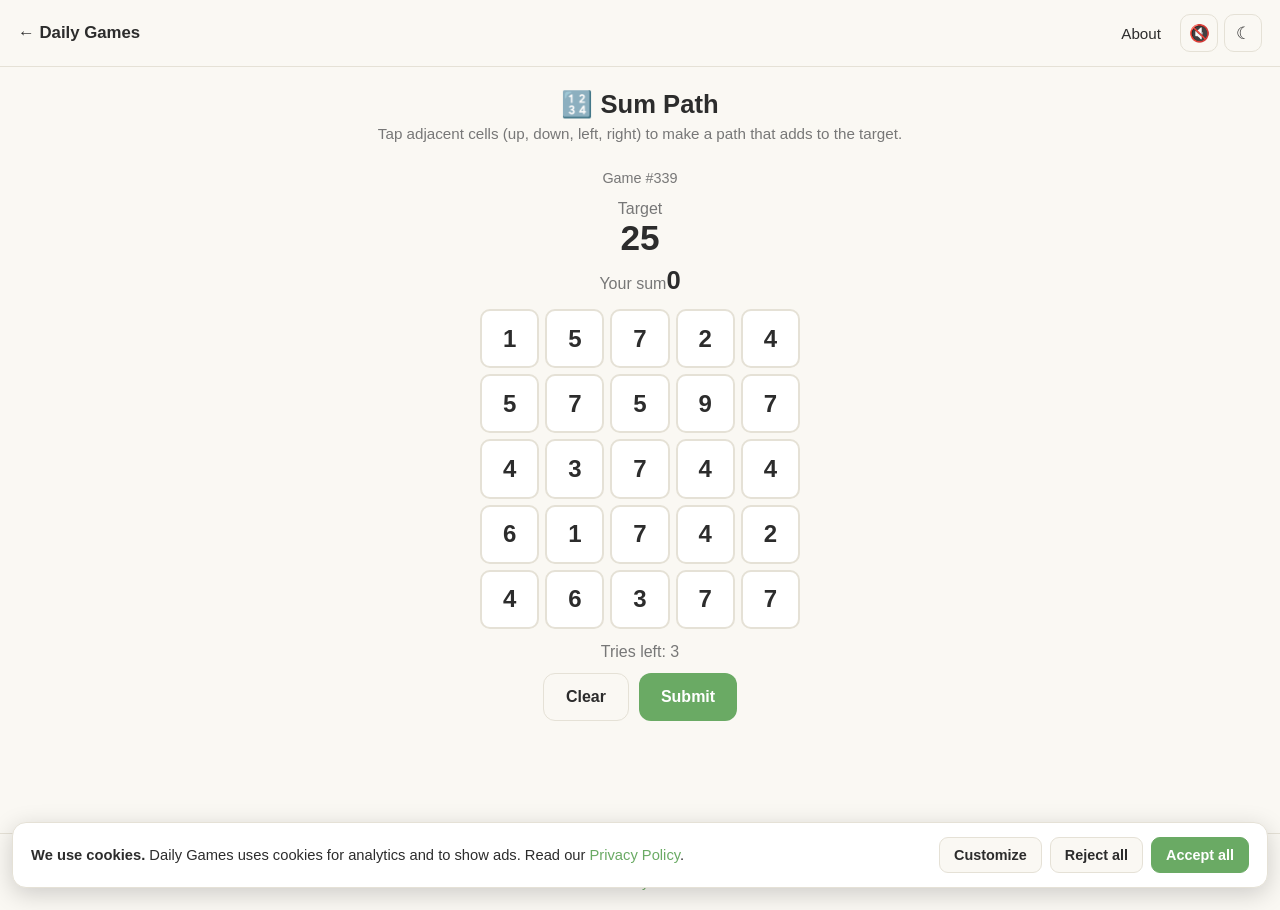
<file: sum-path.html>
<!doctype html>
<html lang="en">
<head>
  <meta charset="utf-8" />
  <meta name="viewport" content="width=device-width, initial-scale=1, viewport-fit=cover" />
  <meta name="theme-color" content="#FAF8F3" />
  <meta http-equiv="Cache-Control" content="no-cache, no-store, must-revalidate" />
  <meta http-equiv="Pragma" content="no-cache" />
  <meta http-equiv="Expires" content="0" />
  <title>Sum Path — Daily Games</title>
  <meta name="description" content="Tap a path of numbers that adds to today's target. A calm daily puzzle." />
  <link rel="icon" type="image/svg+xml" href="/favicon.svg" />
  <link rel="icon" type="image/png" sizes="48x48" href="/favicon-48.png" />
  <link rel="canonical" href="https://puzzleminute.com/sum-path.html" />
  <meta property="og:type" content="website" />
  <meta property="og:site_name" content="Daily Games" />
  <meta property="og:url" content="https://puzzleminute.com/sum-path.html" />
  <meta property="og:title" content="Sum Path" />
  <meta property="og:description" content="Tap a path of numbers that adds to today's target. A calm daily puzzle." />
  <meta property="og:image" content="https://puzzleminute.com/og-image.png" />
  <meta name="twitter:card" content="summary_large_image" />
  <link rel="stylesheet" href="css/style.css?v=2" />
</head>
<body>

  <header class="topbar">
    <a class="brand" href="index.html" style="color:inherit;text-decoration:none;">← Daily Games</a>
    <div class="controls">
      <a href="about.html" class="topbar-link">About</a>
      <button id="soundToggle" class="icon-btn" aria-label="Toggle sound">🔇</button>
      <button id="themeToggle" class="icon-btn" aria-label="Toggle theme">☾</button>
    </div>
  </header>

  <main class="container">
    <div class="center-text">
      <h1>🔢 Sum Path</h1>
      <p class="tagline">Tap adjacent cells (up, down, left, right) to make a path that adds to the target.</p>
      <p class="puzzle-num" id="puzzleNum"></p>
    </div>

    <div class="numble-target">Target<span class="big" id="targetNum">—</span></div>
    <div class="numble-sum">Your sum<span class="big" id="curSum">0</span></div>

    <div class="numble-grid" id="grid"></div>

    <div class="numble-tries">Tries left: <span id="triesLeft">3</span></div>

    <div class="numble-actions">
      <button id="resetBtn" class="btn secondary">Clear</button>
      <button id="submitBtn" class="btn">Submit</button>
    </div>

    <div id="resultPanel" class="result" style="display:none;">
      <h3 id="resultTitle"></h3>
      <div id="resultGrid" class="emoji-grid"></div>
      <div id="resultText"></div>
      <div class="stats-mini" id="statsMini"></div>
      <div style="margin-top:14px;">
        <button id="shareBtn" class="btn">Share</button>
        <a href="index.html" class="btn secondary">Home</a>
      </div>
      <div style="margin-top:14px;">Next puzzle in <span class="countdown" id="cd">--:--:--</span></div>
    </div>
  </main>

  <footer>
    <a href="index.html">Home</a> ·
    <a href="about.html">About</a> ·
    <a href="privacy.html">Privacy</a> ·
    <a href="terms.html">Terms</a> ·
    <a href="#" onclick="openConsentSettings();return false;">Cookie Settings</a>
    <div style="margin-top:6px;">
      <a href="#" onclick="openConsentSettings();return false;">Do Not Sell or Share My Personal Information</a>
    </div>
  </footer>

  <script src="js/shared.js?v=2"></script>
  <script src="js/sum-path.js?v=2"></script>
</body>
</html>
</file>
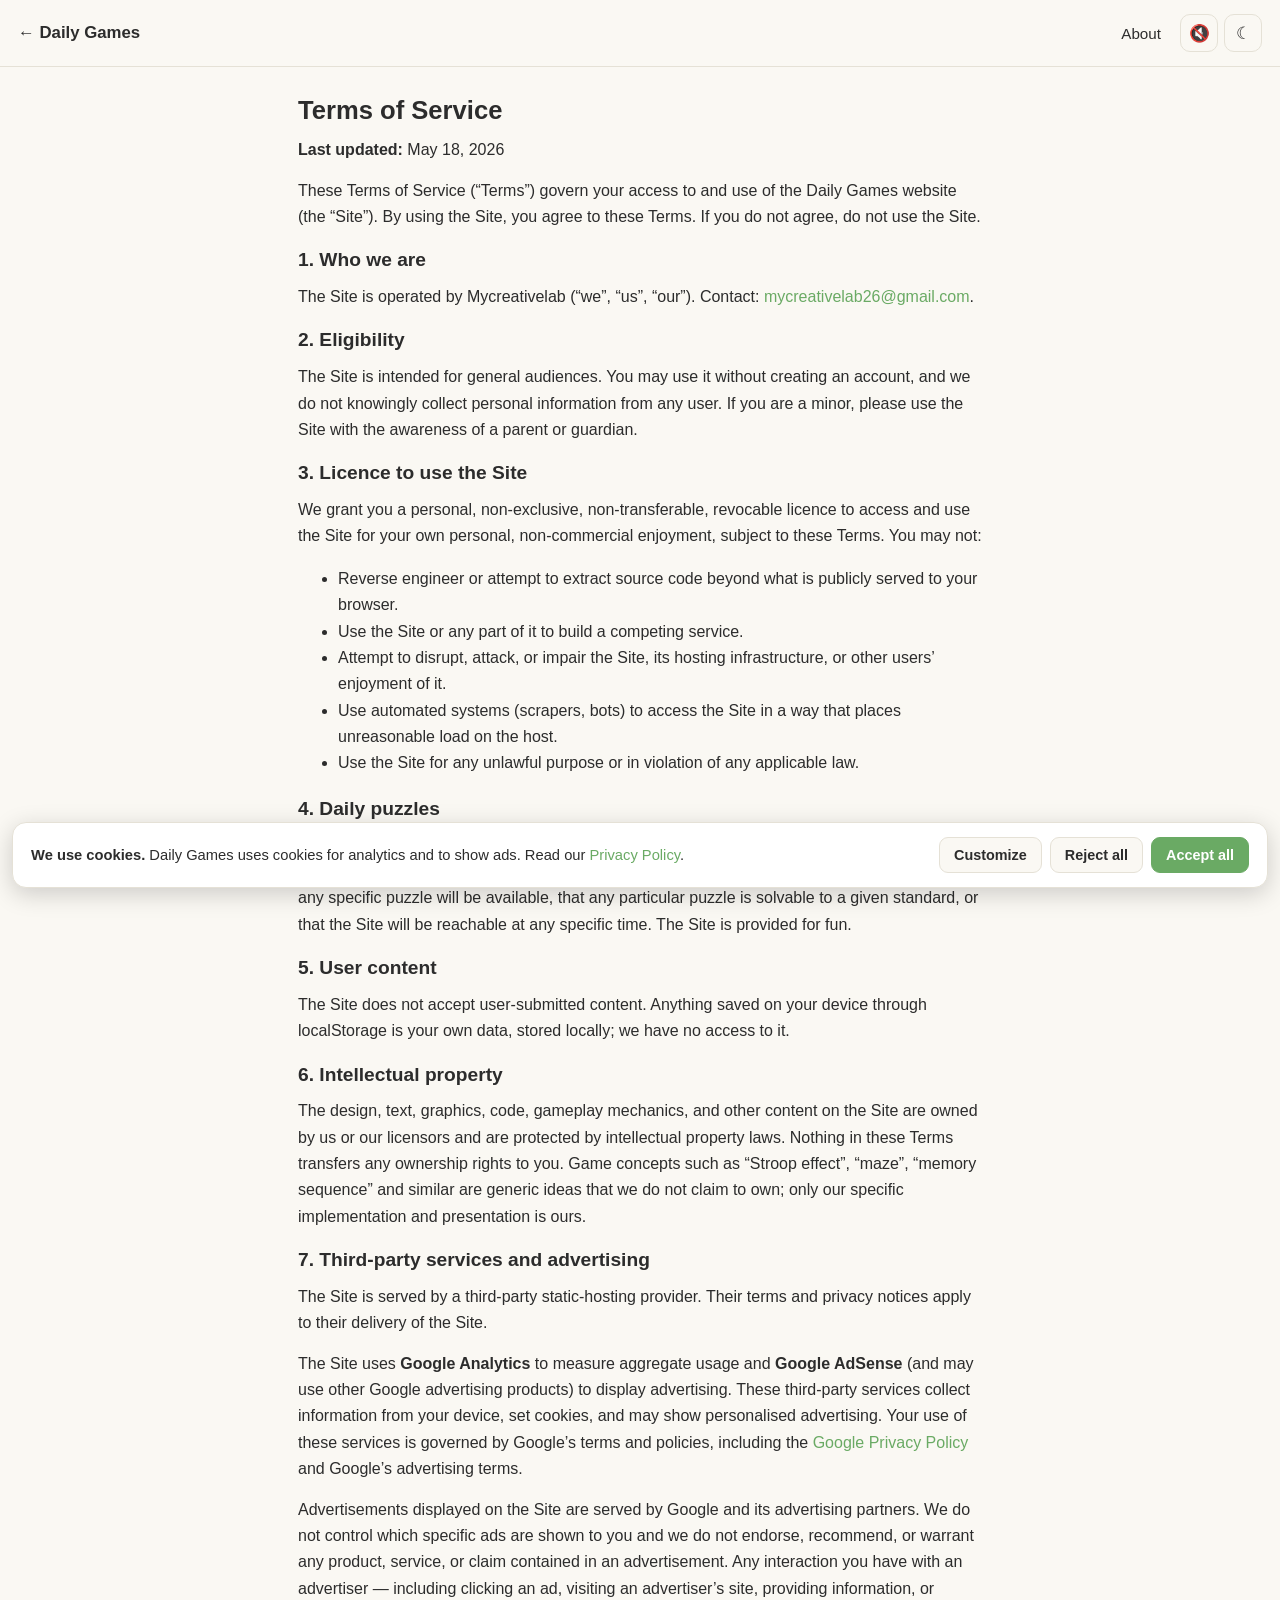
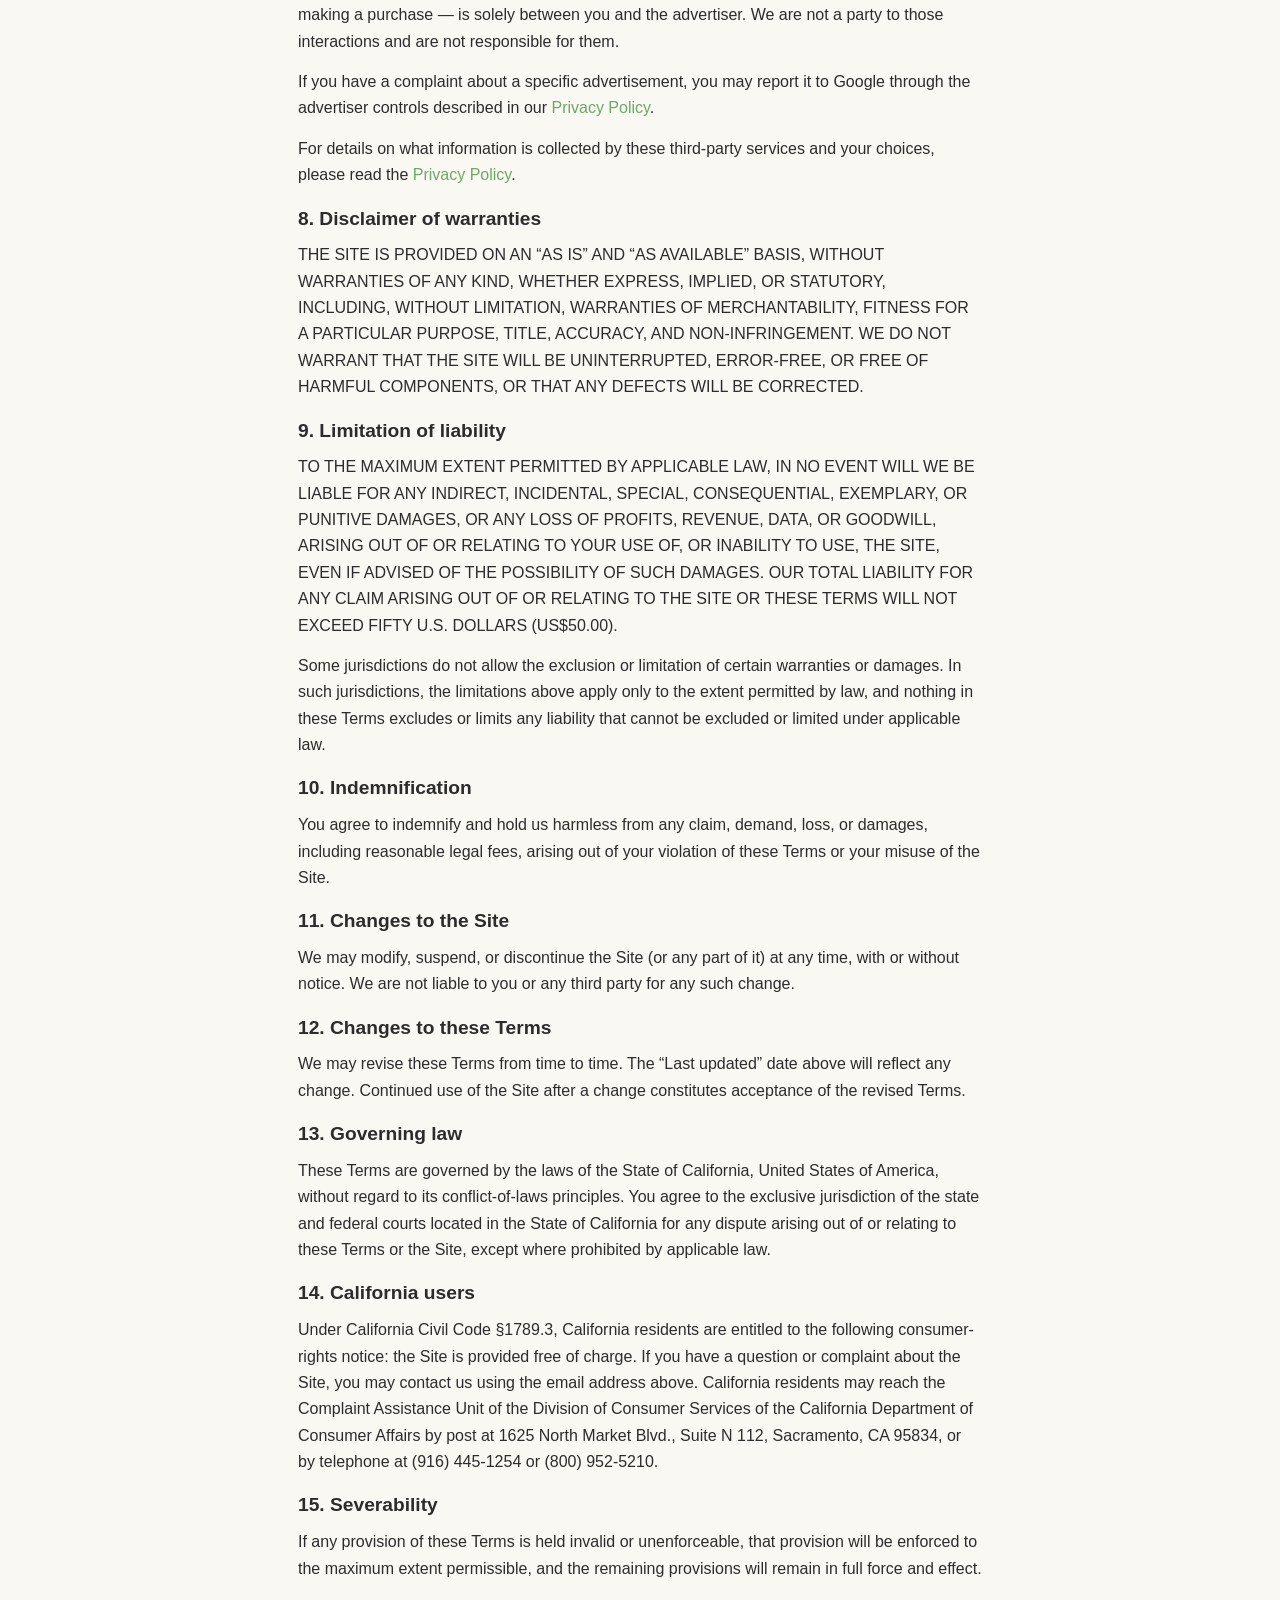
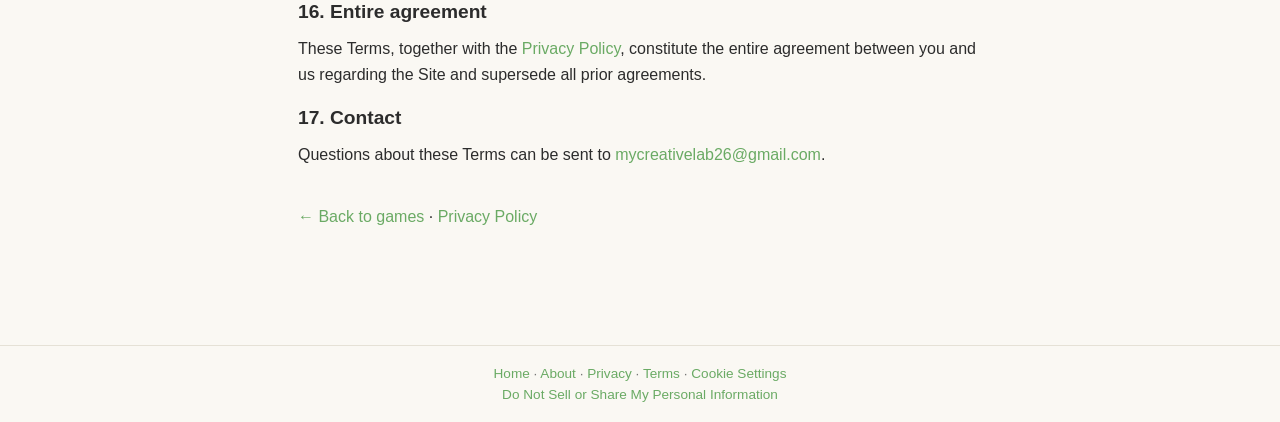
<file: terms.html>
<!doctype html>
<html lang="en">
<head>
  <meta charset="utf-8" />
  <meta name="viewport" content="width=device-width, initial-scale=1, viewport-fit=cover" />
  <meta name="theme-color" content="#FAF8F3" />
  <meta http-equiv="Cache-Control" content="no-cache, no-store, must-revalidate" />
  <meta http-equiv="Pragma" content="no-cache" />
  <meta http-equiv="Expires" content="0" />
  <title>Terms of Service — Daily Games</title>
  <meta name="description" content="Terms of Service for Daily Games at puzzleminute.com." />
  <link rel="icon" type="image/svg+xml" href="/favicon.svg" />
  <link rel="icon" type="image/png" sizes="48x48" href="/favicon-48.png" />
  <link rel="canonical" href="https://puzzleminute.com/terms.html" />
  <meta property="og:type" content="website" />
  <meta property="og:site_name" content="Daily Games" />
  <meta property="og:url" content="https://puzzleminute.com/terms.html" />
  <meta property="og:title" content="Terms of Service — Daily Games" />
  <meta property="og:description" content="Terms of Service for Daily Games at puzzleminute.com." />
  <meta property="og:image" content="https://puzzleminute.com/og-image.png" />
  <meta name="twitter:card" content="summary_large_image" />
  <link rel="stylesheet" href="css/style.css?v=2" />
</head>
<body>

  <header class="topbar">
    <a class="brand" href="index.html" style="color:inherit;text-decoration:none;">← Daily Games</a>
    <div class="controls">
      <a href="about.html" class="topbar-link">About</a>
      <button id="soundToggle" class="icon-btn" aria-label="Toggle sound">🔇</button>
      <button id="themeToggle" class="icon-btn" aria-label="Toggle theme">☾</button>
    </div>
  </header>

  <main class="container prose">
    <h1>Terms of Service</h1>
    <p><strong>Last updated:</strong> May 18, 2026</p>

    <p>These Terms of Service (“Terms”) govern your access to and use of the Daily Games website (the “Site”). By using the Site, you agree to these Terms. If you do not agree, do not use the Site.</p>

    <h2>1. Who we are</h2>
    <p>The Site is operated by Mycreativelab (“we”, “us”, “our”). Contact: <a href="mailto:mycreativelab26@gmail.com">mycreativelab26@gmail.com</a>.</p>

    <h2>2. Eligibility</h2>
    <p>The Site is intended for general audiences. You may use it without creating an account, and we do not knowingly collect personal information from any user. If you are a minor, please use the Site with the awareness of a parent or guardian.</p>

    <h2>3. Licence to use the Site</h2>
    <p>We grant you a personal, non-exclusive, non-transferable, revocable licence to access and use the Site for your own personal, non-commercial enjoyment, subject to these Terms. You may not:</p>
    <ul>
      <li>Reverse engineer or attempt to extract source code beyond what is publicly served to your browser.</li>
      <li>Use the Site or any part of it to build a competing service.</li>
      <li>Attempt to disrupt, attack, or impair the Site, its hosting infrastructure, or other users’ enjoyment of it.</li>
      <li>Use automated systems (scrapers, bots) to access the Site in a way that places unreasonable load on the host.</li>
      <li>Use the Site for any unlawful purpose or in violation of any applicable law.</li>
    </ul>

    <h2>4. Daily puzzles</h2>
    <p>The Site provides one set of puzzles per calendar day, generated deterministically from the date. Puzzles are intended to be the same worldwide on the same day. We make no guarantee that any specific puzzle will be available, that any particular puzzle is solvable to a given standard, or that the Site will be reachable at any specific time. The Site is provided for fun.</p>

    <h2>5. User content</h2>
    <p>The Site does not accept user-submitted content. Anything saved on your device through localStorage is your own data, stored locally; we have no access to it.</p>

    <h2>6. Intellectual property</h2>
    <p>The design, text, graphics, code, gameplay mechanics, and other content on the Site are owned by us or our licensors and are protected by intellectual property laws. Nothing in these Terms transfers any ownership rights to you. Game concepts such as “Stroop effect”, “maze”, “memory sequence” and similar are generic ideas that we do not claim to own; only our specific implementation and presentation is ours.</p>

    <h2>7. Third-party services and advertising</h2>
    <p>The Site is served by a third-party static-hosting provider. Their terms and privacy notices apply to their delivery of the Site.</p>
    <p>The Site uses <strong>Google Analytics</strong> to measure aggregate usage and <strong>Google AdSense</strong> (and may use other Google advertising products) to display advertising. These third-party services collect information from your device, set cookies, and may show personalised advertising. Your use of these services is governed by Google’s terms and policies, including the <a href="https://policies.google.com/privacy" target="_blank" rel="noopener noreferrer">Google Privacy Policy</a> and Google’s advertising terms.</p>
    <p>Advertisements displayed on the Site are served by Google and its advertising partners. We do not control which specific ads are shown to you and we do not endorse, recommend, or warrant any product, service, or claim contained in an advertisement. Any interaction you have with an advertiser — including clicking an ad, visiting an advertiser’s site, providing information, or making a purchase — is solely between you and the advertiser. We are not a party to those interactions and are not responsible for them.</p>
    <p>If you have a complaint about a specific advertisement, you may report it to Google through the advertiser controls described in our <a href="privacy.html">Privacy Policy</a>.</p>
    <p>For details on what information is collected by these third-party services and your choices, please read the <a href="privacy.html">Privacy Policy</a>.</p>

    <h2>8. Disclaimer of warranties</h2>
    <p>THE SITE IS PROVIDED ON AN “AS IS” AND “AS AVAILABLE” BASIS, WITHOUT WARRANTIES OF ANY KIND, WHETHER EXPRESS, IMPLIED, OR STATUTORY, INCLUDING, WITHOUT LIMITATION, WARRANTIES OF MERCHANTABILITY, FITNESS FOR A PARTICULAR PURPOSE, TITLE, ACCURACY, AND NON-INFRINGEMENT. WE DO NOT WARRANT THAT THE SITE WILL BE UNINTERRUPTED, ERROR-FREE, OR FREE OF HARMFUL COMPONENTS, OR THAT ANY DEFECTS WILL BE CORRECTED.</p>

    <h2>9. Limitation of liability</h2>
    <p>TO THE MAXIMUM EXTENT PERMITTED BY APPLICABLE LAW, IN NO EVENT WILL WE BE LIABLE FOR ANY INDIRECT, INCIDENTAL, SPECIAL, CONSEQUENTIAL, EXEMPLARY, OR PUNITIVE DAMAGES, OR ANY LOSS OF PROFITS, REVENUE, DATA, OR GOODWILL, ARISING OUT OF OR RELATING TO YOUR USE OF, OR INABILITY TO USE, THE SITE, EVEN IF ADVISED OF THE POSSIBILITY OF SUCH DAMAGES. OUR TOTAL LIABILITY FOR ANY CLAIM ARISING OUT OF OR RELATING TO THE SITE OR THESE TERMS WILL NOT EXCEED FIFTY U.S. DOLLARS (US$50.00).</p>
    <p>Some jurisdictions do not allow the exclusion or limitation of certain warranties or damages. In such jurisdictions, the limitations above apply only to the extent permitted by law, and nothing in these Terms excludes or limits any liability that cannot be excluded or limited under applicable law.</p>

    <h2>10. Indemnification</h2>
    <p>You agree to indemnify and hold us harmless from any claim, demand, loss, or damages, including reasonable legal fees, arising out of your violation of these Terms or your misuse of the Site.</p>

    <h2>11. Changes to the Site</h2>
    <p>We may modify, suspend, or discontinue the Site (or any part of it) at any time, with or without notice. We are not liable to you or any third party for any such change.</p>

    <h2>12. Changes to these Terms</h2>
    <p>We may revise these Terms from time to time. The “Last updated” date above will reflect any change. Continued use of the Site after a change constitutes acceptance of the revised Terms.</p>

    <h2>13. Governing law</h2>
    <p>These Terms are governed by the laws of the State of California, United States of America, without regard to its conflict-of-laws principles. You agree to the exclusive jurisdiction of the state and federal courts located in the State of California for any dispute arising out of or relating to these Terms or the Site, except where prohibited by applicable law.</p>

    <h2>14. California users</h2>
    <p>Under California Civil Code §1789.3, California residents are entitled to the following consumer-rights notice: the Site is provided free of charge. If you have a question or complaint about the Site, you may contact us using the email address above. California residents may reach the Complaint Assistance Unit of the Division of Consumer Services of the California Department of Consumer Affairs by post at 1625 North Market Blvd., Suite N 112, Sacramento, CA 95834, or by telephone at (916) 445-1254 or (800) 952-5210.</p>

    <h2>15. Severability</h2>
    <p>If any provision of these Terms is held invalid or unenforceable, that provision will be enforced to the maximum extent permissible, and the remaining provisions will remain in full force and effect.</p>

    <h2>16. Entire agreement</h2>
    <p>These Terms, together with the <a href="privacy.html">Privacy Policy</a>, constitute the entire agreement between you and us regarding the Site and supersede all prior agreements.</p>

    <h2>17. Contact</h2>
    <p>Questions about these Terms can be sent to <a href="mailto:mycreativelab26@gmail.com">mycreativelab26@gmail.com</a>.</p>

    <p style="margin-top:36px;"><a href="index.html">← Back to games</a> · <a href="privacy.html">Privacy Policy</a></p>
  </main>

  <footer>
    <a href="index.html">Home</a> ·
    <a href="about.html">About</a> ·
    <a href="privacy.html">Privacy</a> ·
    <a href="terms.html">Terms</a> ·
    <a href="#" onclick="openConsentSettings();return false;">Cookie Settings</a>
    <div style="margin-top:6px;">
      <a href="#" onclick="openConsentSettings();return false;">Do Not Sell or Share My Personal Information</a>
    </div>
  </footer>

  <script src="js/shared.js?v=2"></script>
</body>
</html>
</file>
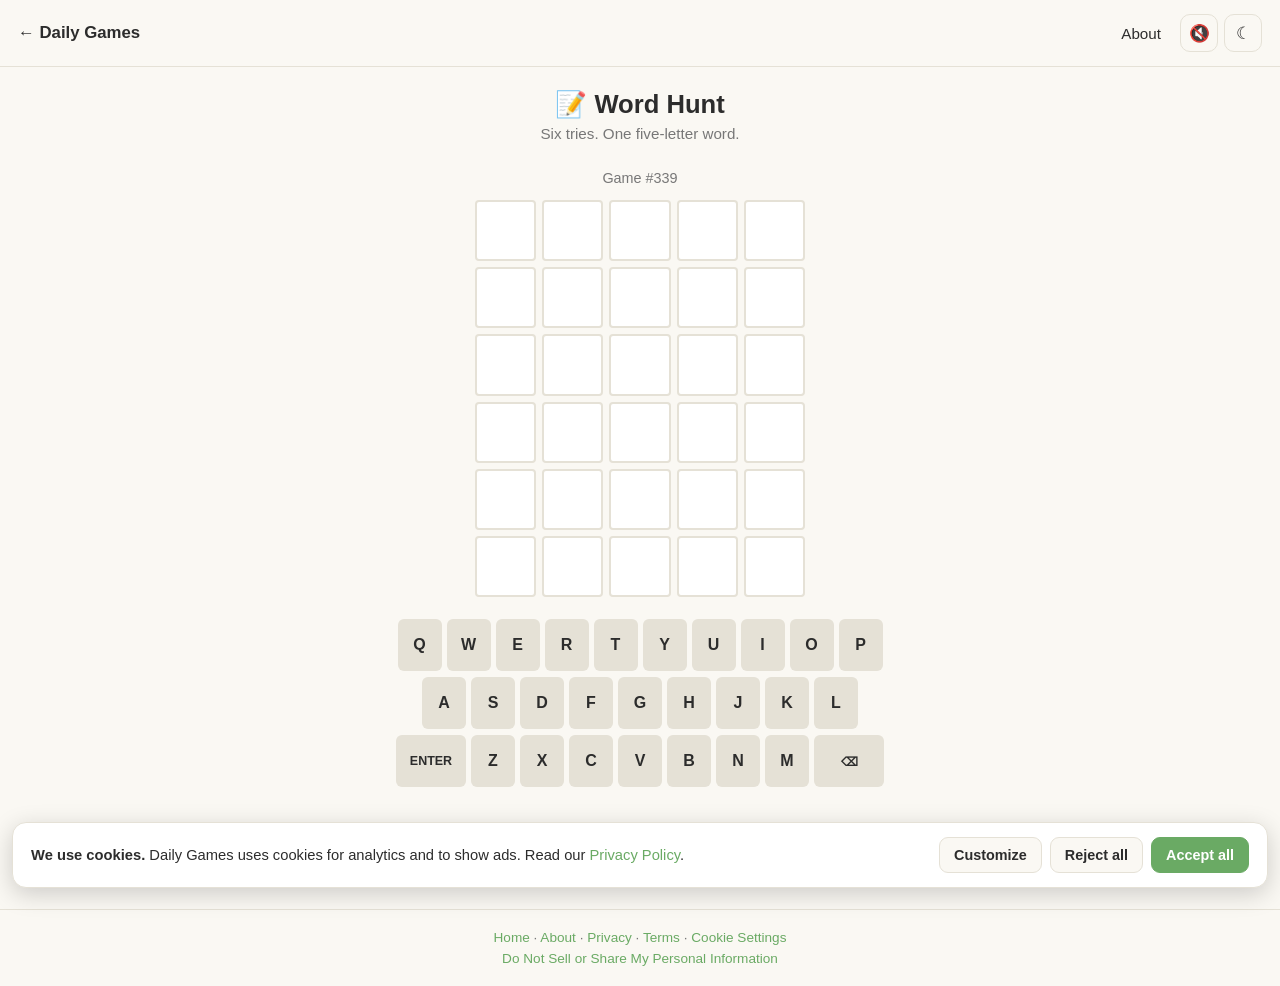
<file: word-hunt.html>
<!doctype html>
<html lang="en">
<head>
  <meta charset="utf-8" />
  <meta name="viewport" content="width=device-width, initial-scale=1, viewport-fit=cover" />
  <meta name="theme-color" content="#FAF8F3" />
  <meta http-equiv="Cache-Control" content="no-cache, no-store, must-revalidate" />
  <meta http-equiv="Pragma" content="no-cache" />
  <meta http-equiv="Expires" content="0" />
  <title>Word Hunt — Daily Games</title>
  <meta name="description" content="Six tries to guess today's five-letter word. A calm daily puzzle." />
  <link rel="icon" type="image/svg+xml" href="/favicon.svg" />
  <link rel="icon" type="image/png" sizes="48x48" href="/favicon-48.png" />
  <link rel="canonical" href="https://puzzleminute.com/word-hunt.html" />
  <meta property="og:type" content="website" />
  <meta property="og:site_name" content="Daily Games" />
  <meta property="og:url" content="https://puzzleminute.com/word-hunt.html" />
  <meta property="og:title" content="Word Hunt" />
  <meta property="og:description" content="Six tries to guess today's five-letter word. A calm daily puzzle." />
  <meta property="og:image" content="https://puzzleminute.com/og-image.png" />
  <meta name="twitter:card" content="summary_large_image" />
  <link rel="stylesheet" href="css/style.css?v=2" />
</head>
<body>

  <header class="topbar">
    <a class="brand" href="index.html" style="color:inherit;text-decoration:none;">← Daily Games</a>
    <div class="controls">
      <a href="about.html" class="topbar-link">About</a>
      <button id="soundToggle" class="icon-btn" aria-label="Toggle sound">🔇</button>
      <button id="themeToggle" class="icon-btn" aria-label="Toggle theme">☾</button>
    </div>
  </header>

  <main class="container">
    <div class="center-text">
      <h1>📝 Word Hunt</h1>
      <p class="tagline">Six tries. One five-letter word.</p>
      <p class="puzzle-num" id="puzzleNum"></p>
    </div>

    <!-- 6 rows × 5 tiles built by JS -->
    <div class="wordle-board" id="board"></div>

    <!-- On-screen keyboard built by JS -->
    <div class="wordle-keyboard" id="keyboard"></div>

    <div id="resultPanel" class="result" style="display:none;">
      <h3 id="resultTitle"></h3>
      <div id="resultWord" class="wordle-answer"></div>
      <div id="resultGrid" class="emoji-grid"></div>
      <div class="stats-mini" id="statsMini"></div>
      <div style="margin-top:14px;">
        <button id="shareBtn" class="btn">Share</button>
        <a href="index.html" class="btn secondary">Home</a>
      </div>
      <div style="margin-top:14px;">Next puzzle in <span class="countdown" id="cd">--:--:--</span></div>
    </div>
  </main>

  <footer>
    <a href="index.html">Home</a> ·
    <a href="about.html">About</a> ·
    <a href="privacy.html">Privacy</a> ·
    <a href="terms.html">Terms</a> ·
    <a href="#" onclick="openConsentSettings();return false;">Cookie Settings</a>
    <div style="margin-top:6px;">
      <a href="#" onclick="openConsentSettings();return false;">Do Not Sell or Share My Personal Information</a>
    </div>
  </footer>

  <script src="js/shared.js?v=2"></script>
  <script src="js/word-hunt.js?v=2"></script>
</body>
</html>
</file>
<file: css/style.css>
/* =========================================================
   Daily Games — Shared Stylesheet
   Mobile-first. Calm palette. Light + dark theme.
   System fonts only (no Google Fonts).
   ========================================================= */

:root {
  --bg:        #FAF8F3;
  --surface:   #FFFFFF;
  --text:      #2C2C2C;
  --muted:     #777777;
  --border:    #E5E1D6;
  --accent:    #6AAA64;   /* calm green - success */
  --warn:      #C9B458;   /* warm yellow - close  */
  --bad:       #C46A6A;   /* muted red - far      */
  --shadow:    0 2px 8px rgba(0,0,0,0.04);
  --radius:    14px;
}

[data-theme="dark"] {
  --bg:        #1A1A1A;
  --surface:   #242424;
  --text:      #F5F5F5;
  --muted:     #9A9A9A;
  --border:    #333333;
  --shadow:    0 2px 8px rgba(0,0,0,0.4);
}

* { box-sizing: border-box; }

html, body {
  margin: 0;
  padding: 0;
  background: var(--bg);
  color: var(--text);
  font-family: -apple-system, BlinkMacSystemFont, "Segoe UI", Roboto, "Helvetica Neue", Arial, sans-serif;
  -webkit-font-smoothing: antialiased;
  transition: background 0.2s ease, color 0.2s ease;
}

a { color: var(--accent); text-decoration: none; }
a:hover { text-decoration: underline; }

/* ---------- Top bar ---------- */
.topbar {
  display: flex;
  align-items: center;
  justify-content: space-between;
  padding: 14px 18px;
  border-bottom: 1px solid var(--border);
  background: var(--bg);
  position: sticky;
  top: 0;
  z-index: 5;
}
.topbar .brand {
  font-weight: 600;
  font-size: 1.05rem;
  color: var(--text);
}
.topbar .controls { display: flex; gap: 6px; align-items: center; }
.topbar-link {
  color: var(--text);
  text-decoration: none;
  padding: 0 12px;
  height: 38px;
  display: inline-flex;
  align-items: center;
  font-size: 0.95rem;
  font-weight: 500;
  border-radius: 10px;
  border: 1px solid transparent;
  transition: background 0.15s ease, border-color 0.15s ease;
}
.topbar-link:hover {
  background: var(--surface);
  border-color: var(--border);
  text-decoration: none;
}
.icon-btn {
  background: transparent;
  border: 1px solid var(--border);
  color: var(--text);
  width: 38px; height: 38px;
  border-radius: 10px;
  font-size: 1.05rem;
  cursor: pointer;
  transition: background 0.2s ease, transform 0.1s ease;
}
.icon-btn:hover { background: var(--surface); }
.icon-btn:active { transform: scale(0.95); }

/* ---------- Layout ---------- */
.container {
  max-width: 720px;
  margin: 0 auto;
  padding: 22px 18px 60px;
}
.center-text { text-align: center; }
h1 { font-size: 1.6rem; margin: 0 0 6px; }
h2 { font-size: 1.2rem; margin: 0 0 8px; }
.tagline { color: var(--muted); margin: 0 0 28px; font-size: 0.95rem; }
.puzzle-num { color: var(--muted); font-size: 0.9rem; margin-bottom: 14px; }

/* ---------- Buttons ---------- */
.btn {
  display: inline-block;
  min-height: 48px;
  padding: 12px 22px;
  background: var(--accent);
  color: #fff;
  border: 0;
  border-radius: 12px;
  font-size: 1rem;
  font-weight: 600;
  cursor: pointer;
  transition: transform 0.1s ease, opacity 0.2s ease, background 0.2s ease;
}
.btn:hover    { opacity: 0.92; }
.btn:active   { transform: scale(0.97); }
.btn:disabled { opacity: 0.5; cursor: not-allowed; }
.btn.secondary {
  background: transparent;
  color: var(--text);
  border: 1px solid var(--border);
}

/* ---------- Homepage cards ---------- */
.cards {
  display: grid;
  grid-template-columns: 1fr;
  gap: 14px;
  margin-top: 8px;
}
@media (min-width: 640px) { .cards { grid-template-columns: 1fr 1fr; } }
@media (min-width: 960px) { .cards { grid-template-columns: 1fr 1fr 1fr; } }
.card {
  display: block;
  background: var(--surface);
  border: 1px solid var(--border);
  border-radius: var(--radius);
  padding: 18px 16px;
  color: var(--text);
  text-decoration: none;
  transition: transform 0.15s ease, box-shadow 0.2s ease;
  box-shadow: var(--shadow);
}
.card:hover {
  transform: translateY(-2px);
  box-shadow: 0 6px 14px rgba(0,0,0,0.06);
  text-decoration: none;
}
.card .emoji { font-size: 2rem; display: block; margin-bottom: 8px; }
.card .name  { font-weight: 600; margin-bottom: 4px; }
.card .desc  { color: var(--muted); font-size: 0.9rem; min-height: 36px; }
.card .state { margin-top: 10px; font-size: 0.88rem; color: var(--accent); font-weight: 600; }
.card .state.todo { color: var(--muted); }

/* ---------- Footer ---------- */
footer {
  margin-top: 40px;
  padding: 20px 18px;
  text-align: center;
  color: var(--muted);
  font-size: 0.85rem;
  border-top: 1px solid var(--border);
}

/* ---------- Toast ---------- */
.toast {
  position: fixed;
  bottom: 30px;
  left: 50%;
  transform: translateX(-50%) translateY(20px);
  background: var(--text);
  color: var(--bg);
  padding: 10px 18px;
  border-radius: 10px;
  font-size: 0.92rem;
  opacity: 0;
  pointer-events: none;
  transition: opacity 0.2s ease, transform 0.2s ease;
  z-index: 50;
}
.toast.show { opacity: 1; transform: translateX(-50%) translateY(0); }

/* ---------- Result panel (shared across games) ---------- */
.result {
  margin-top: 22px;
  padding: 18px;
  border: 1px solid var(--border);
  border-radius: var(--radius);
  background: var(--surface);
  text-align: center;
}
.result h3 { margin: 0 0 8px; font-size: 1.1rem; }
.result .emoji-grid {
  font-size: 1.4rem;
  letter-spacing: 4px;
  margin: 10px 0;
  line-height: 1.4;
}
.countdown {
  display: inline-block;
  margin-top: 8px;
  font-variant-numeric: tabular-nums;
  font-size: 1.05rem;
  color: var(--muted);
}

/* ---------- Stats mini ---------- */
.stats-mini {
  display: flex;
  justify-content: center;
  gap: 18px;
  margin: 12px 0 4px;
  flex-wrap: wrap;
}
.stat { text-align: center; min-width: 60px; }
.stat .num { font-size: 1.4rem; font-weight: 600; display: block; }
.stat .lbl { color: var(--muted); font-size: 0.75rem; text-transform: uppercase; letter-spacing: 0.05em; }

/* ---------- Color Match ---------- */
.color-target, .color-guess {
  width: 100%;
  max-width: 320px;
  height: 110px;
  border-radius: var(--radius);
  margin: 8px auto;
  border: 1px solid var(--border);
}
.color-pair {
  display: flex;
  flex-direction: column;
  align-items: center;
  gap: 10px;
  margin: 16px 0;
}
.color-pair label { font-size: 0.85rem; color: var(--muted); text-transform: uppercase; letter-spacing: 0.05em; }
.sliders { max-width: 360px; margin: 18px auto 8px; }
.slider-row { display: grid; grid-template-columns: 30px 1fr 40px; align-items: center; gap: 10px; margin: 10px 0; }
.slider-row .lbl { font-weight: 600; }
.slider-row .val { color: var(--muted); text-align: right; }
input[type="range"] { width: 100%; }

/* ---------- Daily Maze ---------- */
.maze-wrap { display: flex; justify-content: center; margin: 14px 0; }
#mazeCanvas {
  display: block;
  border: 1px solid var(--border);
  border-radius: var(--radius);
  background: var(--surface);
  width: 100%;
  max-width: 380px;
  height: auto;
  touch-action: none;
}
.maze-controls {
  display: grid;
  grid-template-columns: 60px 60px 60px;
  gap: 8px;
  justify-content: center;
  margin: 14px auto;
}
.maze-controls .btn { min-height: 54px; padding: 8px; font-size: 1.3rem; }
.maze-controls .spacer { visibility: hidden; }
.maze-status { text-align: center; color: var(--muted); margin: 4px 0; }

/* ---------- Sum Path ---------- */
.numble-target {
  text-align: center;
  font-size: 1rem;
  color: var(--muted);
  margin: 8px 0;
}
.numble-target .big { font-size: 2.2rem; color: var(--text); display: block; font-weight: 700; }
.numble-sum { text-align: center; margin: 8px 0; color: var(--muted); }
.numble-sum .big {
  font-size: 1.6rem;
  color: var(--text);
  font-weight: 700;
  transition: color 0.2s ease;
}
.numble-sum .big.over { color: #C46A6A; }
.numble-grid {
  display: grid;
  grid-template-columns: repeat(5, 1fr);
  gap: 6px;
  max-width: 320px;
  margin: 14px auto;
}
.numble-cell {
  aspect-ratio: 1 / 1;
  display: flex;
  align-items: center;
  justify-content: center;
  font-size: 1.5rem;
  font-weight: 600;
  background: var(--surface);
  border: 2px solid var(--border);
  border-radius: 10px;
  cursor: pointer;
  user-select: none;
  transition: background 0.15s ease, transform 0.1s ease;
}
.numble-cell.selected { background: var(--accent); color: #fff; border-color: var(--accent); }
.numble-cell.disabled { opacity: 0.4; cursor: not-allowed; }
.numble-cell.invalid {
  background: #C46A6A;
  color: #fff;
  border-color: #C46A6A;
  transition: background 0.25s ease, border-color 0.25s ease, color 0.25s ease;
}
.numble-cell.hint {
  background: #B6E2B0;
  color: #2C2C2C;
  border-color: #6AAA64;
  transition: background 0.3s ease, border-color 0.3s ease, color 0.3s ease;
}

/* --- Win modal (shared across all games on a win) --- */
.win-modal-backdrop {
  position: fixed;
  inset: 0;
  background: rgba(0, 0, 0, 0.45);
  display: flex;
  align-items: center;
  justify-content: center;
  z-index: 100;
  padding: 16px;
  animation: winModalFade 0.2s ease;
}
.win-modal {
  background: var(--surface);
  color: var(--text);
  border: 1px solid var(--border);
  border-radius: var(--radius);
  padding: 28px 26px 22px;
  text-align: center;
  min-width: 260px;
  max-width: 90vw;
  box-shadow: 0 12px 40px rgba(0, 0, 0, 0.25);
  animation: winModalPop 0.32s cubic-bezier(0.16, 1, 0.3, 1);
}
.win-modal-emoji  { font-size: 3rem; line-height: 1; }
.win-modal h3     { margin: 12px 0 6px; font-size: 1.35rem; }
.win-modal-sub    { color: var(--muted); margin-bottom: 16px; }
.win-modal .btn   { margin-top: 4px; }
@keyframes winModalFade { from { opacity: 0; } to { opacity: 1; } }
@keyframes winModalPop {
  from { transform: scale(0.85); opacity: 0; }
  to   { transform: scale(1);    opacity: 1; }
}

/* ==========================================================
   === Word Hunt styles ====================================
   6 × 5 tile board + on-screen keyboard. Fixed indicator
   colours (green / yellow / gray) so they read the same in
   both light and dark themes.
   ========================================================== */

.wordle-board {
  display: grid;
  grid-template-rows: repeat(6, 1fr);
  gap: 6px;
  max-width: 330px;
  margin: 14px auto;
}
.wordle-row {
  display: grid;
  grid-template-columns: repeat(5, 1fr);
  gap: 6px;
}
.wordle-tile {
  aspect-ratio: 1 / 1;
  display: flex;
  align-items: center;
  justify-content: center;
  font-size: 1.7rem;
  font-weight: 700;
  text-transform: uppercase;
  background: var(--surface);
  border: 2px solid var(--border);
  border-radius: 4px;
  color: var(--text);
  user-select: none;
  transition: transform 0.15s ease, background 0.3s ease, border-color 0.3s ease, color 0.3s ease;
}
.wordle-tile.filled  { border-color: var(--muted); transform: scale(1.04); }
.wordle-tile.flip    { transform: rotateX(0); }
.wordle-tile.correct { background: #6AAA64; border-color: #6AAA64; color: #FFF; }
.wordle-tile.present { background: #C9B458; border-color: #C9B458; color: #FFF; }
.wordle-tile.absent  { background: #787C7E; border-color: #787C7E; color: #FFF; }

.wordle-row.shake { animation: wordleShake 0.4s ease-in-out; }
@keyframes wordleShake {
  0%, 100% { transform: translateX(0); }
  20%      { transform: translateX(-8px); }
  40%      { transform: translateX(8px); }
  60%      { transform: translateX(-5px); }
  80%      { transform: translateX(5px); }
}

.wordle-keyboard {
  display: flex;
  flex-direction: column;
  gap: 6px;
  max-width: 520px;
  margin: 22px auto;
  padding: 0 6px;
}
.wordle-kb-row {
  display: flex;
  justify-content: center;
  gap: 5px;
}
.wordle-key {
  flex: 1;
  min-height: 52px;
  min-width: 28px;
  max-width: 44px;
  background: var(--border);
  color: var(--text);
  border: 0;
  border-radius: 6px;
  font-weight: 700;
  font-size: 1rem;
  text-transform: uppercase;
  cursor: pointer;
  user-select: none;
  transition: background 0.2s ease, color 0.2s ease, transform 0.08s ease;
}
.wordle-key.wide   { max-width: 70px; flex: 1.5; font-size: 0.78rem; }
.wordle-key.correct { background: #6AAA64; color: #FFF; }
.wordle-key.present { background: #C9B458; color: #FFF; }
.wordle-key.absent  { background: #787C7E; color: #FFF; }
.wordle-key:active  { transform: scale(0.94); }

/* Dark-mode base — but only for keys that haven't been graded yet.
   Without the :not() guards, this rule has the same specificity as
   .wordle-key.correct / .present / .absent and (being later in the file)
   would override their colours, hiding the guess feedback in dark mode. */
[data-theme="dark"] .wordle-key:not(.correct):not(.present):not(.absent) {
  background: #4a4a4a;
  color: var(--text);
}

.wordle-answer {
  font-size: 1.6rem;
  font-weight: 700;
  letter-spacing: 4px;
  margin: 4px 0 8px;
  color: var(--accent);
}

/* Word Hunt's share grid is multi-line — let .emoji-grid show line breaks. */
.result .emoji-grid { white-space: pre-line; }

/* ==========================================================
   === Cookie consent banner + privacy choices modal =======
   Sticky bottom banner on first visit, plus a centred modal
   for per-category opt-in/out. Both built and managed from
   shared.js.
   ========================================================== */

.cookie-banner {
  position: fixed;
  left: 12px;
  right: 12px;
  bottom: 12px;
  background: var(--surface);
  color: var(--text);
  border: 1px solid var(--border);
  border-radius: 14px;
  box-shadow: 0 6px 24px rgba(0, 0, 0, 0.18);
  padding: 14px 18px;
  display: flex;
  flex-wrap: wrap;
  gap: 12px;
  align-items: center;
  justify-content: space-between;
  z-index: 95;
  font-size: 0.92rem;
  animation: cookieSlide 0.28s ease;
}
@keyframes cookieSlide {
  from { transform: translateY(24px); opacity: 0; }
  to   { transform: translateY(0);    opacity: 1; }
}
.cookie-banner-text { flex: 1 1 280px; min-width: 0; line-height: 1.5; }
.cookie-banner-actions { display: flex; gap: 8px; flex-wrap: wrap; }
.cookie-btn {
  padding: 9px 14px;
  border-radius: 9px;
  border: 1px solid var(--border);
  background: var(--bg);
  color: var(--text);
  font-size: 0.9rem;
  font-weight: 600;
  cursor: pointer;
  transition: background 0.15s ease, border-color 0.15s ease, opacity 0.15s ease;
}
.cookie-btn:hover { background: var(--surface); }
.cookie-btn.cookie-accept {
  background: var(--accent);
  color: #fff;
  border-color: var(--accent);
}
.cookie-btn.cookie-accept:hover { opacity: 0.92; }

.consent-modal-backdrop {
  position: fixed;
  inset: 0;
  background: rgba(0, 0, 0, 0.45);
  display: flex;
  align-items: center;
  justify-content: center;
  z-index: 105;
  padding: 16px;
  animation: winModalFade 0.2s ease;
}
.consent-modal {
  background: var(--surface);
  color: var(--text);
  border: 1px solid var(--border);
  border-radius: 14px;
  padding: 24px;
  max-width: 480px;
  width: 100%;
  max-height: 90vh;
  overflow-y: auto;
  box-shadow: 0 12px 40px rgba(0, 0, 0, 0.25);
  animation: winModalPop 0.3s cubic-bezier(0.16, 1, 0.3, 1);
}
.consent-modal h3 { margin: 0 0 6px; }
.consent-modal-sub { color: var(--muted); margin: 0 0 14px; }
.consent-row {
  display: flex;
  gap: 12px;
  align-items: flex-start;
  padding: 12px 0;
  border-bottom: 1px solid var(--border);
  cursor: pointer;
}
.consent-row:last-of-type { border-bottom: 0; }
.consent-row input[type="checkbox"] {
  margin-top: 4px;
  transform: scale(1.15);
  cursor: pointer;
  accent-color: var(--accent);
}
.consent-row-desc { color: var(--muted); font-size: 0.88rem; margin-top: 2px; }
.consent-modal-actions {
  display: flex;
  justify-content: flex-end;
  gap: 10px;
  margin-top: 16px;
}

/* --- Confetti burst (shared celebration helper in shared.js) --- */
.confetti-wrap {
  position: fixed;
  inset: 0;
  pointer-events: none;
  overflow: hidden;
  z-index: 80;
}
.confetti-piece {
  position: absolute;
  top: 50%; left: 50%;
  width: 10px;
  height: 14px;
  border-radius: 2px;
  transform: translate(-50%, -50%);
  animation: confetti-burst 1.2s ease-out forwards;
  will-change: transform, opacity;
}
@keyframes confetti-burst {
  0%   { transform: translate(-50%, -50%) rotate(0deg) scale(0.4);   opacity: 1; }
  20%  { opacity: 1; }
  100% { transform: translate(calc(-50% + var(--dx)), calc(-50% + var(--dy))) rotate(var(--rot)) scale(1); opacity: 0; }
}
.numble-actions { display: flex; gap: 10px; justify-content: center; margin: 12px 0; }
.numble-tries { text-align: center; color: var(--muted); margin: 8px 0; }

/* ---------- Pattern Find ---------- */
.pattern-row {
  display: flex;
  gap: 10px;
  justify-content: center;
  font-size: 2.4rem;
  margin: 18px 0;
  flex-wrap: wrap;
}
.pattern-slot {
  width: 56px; height: 56px;
  display: flex; align-items: center; justify-content: center;
  background: var(--surface);
  border: 1px solid var(--border);
  border-radius: 10px;
}
.pattern-slot.q { color: var(--muted); }
.pattern-options {
  display: grid;
  grid-template-columns: repeat(2, 1fr);
  gap: 10px;
  max-width: 320px;
  margin: 14px auto;
}
.pattern-options .opt {
  font-size: 2rem;
  padding: 14px;
  background: var(--surface);
  border: 1px solid var(--border);
  border-radius: 12px;
  cursor: pointer;
  transition: background 0.15s ease, transform 0.1s ease;
  min-height: 64px;
}
.pattern-options .opt:hover { background: var(--bg); }
.pattern-options .opt:active { transform: scale(0.97); }
.pattern-progress { text-align: center; color: var(--muted); margin: 8px 0; }

/* ---------- Echo Tap ---------- */
.seq-pads {
  display: grid;
  grid-template-columns: 1fr 1fr;
  gap: 12px;
  max-width: 320px;
  margin: 18px auto;
}
.seq-pad {
  height: 100px;
  border-radius: 14px;
  border: 0;
  cursor: pointer;
  opacity: 0.65;
  transition: opacity 0.15s ease, transform 0.08s ease;
}
.seq-pad.active { opacity: 1; transform: scale(1.03); }
.seq-pad:disabled { cursor: not-allowed; }
.seq-pad.red    { background: #D96A6A; }
.seq-pad.blue   { background: #6A8CD9; }
.seq-pad.green  { background: #6AAA64; }
.seq-pad.yellow { background: #D9C36A; }
.seq-status { text-align: center; color: var(--muted); margin: 10px 0; min-height: 24px; }
.seq-level { text-align: center; font-size: 1.1rem; margin: 8px 0; font-weight: 600; }

/* ---------- About ---------- */
.prose { line-height: 1.65; }
.prose p { margin: 0 0 14px; }

/* ==========================================================
   === Color Trick styles ==================================
   Stroop-effect game. Big coloured word inside a timer ring,
   four solid-colour buttons below.
   ========================================================== */

.strooply-progress {
  max-width: 360px;
  margin: 6px auto 4px;
}
.strooply-progress-label {
  text-align: center;
  color: var(--muted);
  font-size: 0.9rem;
  margin-bottom: 6px;
}
.strooply-progress-bar {
  height: 6px;
  background: var(--border);
  border-radius: 99px;
  overflow: hidden;
}
.strooply-progress-bar > div {
  width: 0%;
  height: 100%;
  background: var(--accent);
  transition: width 0.3s ease;
}

.strooply-question {
  text-align: center;
  color: var(--muted);
  margin: 14px 0 8px;
  font-size: 0.95rem;
}
.strooply-question em { font-style: normal; color: var(--text); font-weight: 600; }

/* Stage = SVG ring + word, both centred and overlaid */
.strooply-stage {
  position: relative;
  width: 260px;
  height: 260px;
  margin: 10px auto;
  border-radius: 50%;
  transition: box-shadow 0.2s ease;
}
.strooply-stage.correct { box-shadow: 0 0 0 4px var(--accent); }
.strooply-stage.wrong   { box-shadow: 0 0 0 4px #C46A6A; }

.strooply-ring {
  position: absolute;
  inset: 0;
  width: 100%;
  height: 100%;
  pointer-events: none;
}
.ring-track {
  fill: none;
  stroke: var(--border);
  stroke-width: 6;
}
.ring-progress {
  fill: none;
  stroke: var(--accent);
  stroke-width: 6;
  stroke-linecap: round;
  /* Start the ring at 12 o'clock and deplete clockwise */
  transform: rotate(-90deg);
  transform-origin: 50% 50%;
}

.strooply-word {
  position: absolute;
  inset: 0;
  display: flex;
  align-items: center;
  justify-content: center;
  font-size: 64px;
  font-weight: 800;
  letter-spacing: 1px;
  user-select: none;
  text-transform: uppercase;
  transition: transform 0.15s ease, color 0.15s ease;
}
@media (min-width: 640px) {
  .strooply-stage { width: 320px; height: 320px; }
  .strooply-word  { font-size: 84px; }
}
/* "Start" / "Resume" state — the word IS the button */
.strooply-word.strooply-start {
  cursor: pointer;
  color: var(--accent);
  letter-spacing: 4px;
  font-size: 44px;
  animation: strooplyPulse 1.8s ease-in-out infinite;
}
.strooply-word.strooply-start:hover  { transform: scale(1.06); }
.strooply-word.strooply-start:active { transform: scale(0.96); }
.strooply-word.strooply-start:focus-visible {
  outline: 2px solid var(--accent);
  outline-offset: 6px;
  border-radius: 8px;
}
@media (min-width: 640px) {
  .strooply-word.strooply-start { font-size: 56px; }
}
@keyframes strooplyPulse {
  0%, 100% { opacity: 1; }
  50%      { opacity: 0.6; }
}

/* 2x2 colour buttons on mobile, single row on wider screens */
.strooply-options {
  display: grid;
  grid-template-columns: 1fr 1fr;
  gap: 12px;
  max-width: 320px;
  margin: 18px auto 8px;
}
@media (min-width: 640px) {
  .strooply-options {
    grid-template-columns: repeat(4, 1fr);
    max-width: 520px;
  }
}
.strooply-btn {
  height: 72px;
  border: 0;
  border-radius: 14px;
  cursor: pointer;
  opacity: 0.92;
  transition: transform 0.08s ease, opacity 0.15s ease;
}
.strooply-btn:hover:not(:disabled)  { opacity: 1; }
.strooply-btn:active:not(:disabled) { transform: scale(0.96); }
.strooply-btn:disabled              { opacity: 0.55; cursor: not-allowed; }

/* "New personal best!" badge inside the result panel */
.best-badge {
  display: inline-block;
  margin: 4px 0 10px;
  padding: 4px 10px;
  background: var(--accent);
  color: #fff;
  border-radius: 99px;
  font-size: 0.85rem;
  font-weight: 600;
}
</file>
